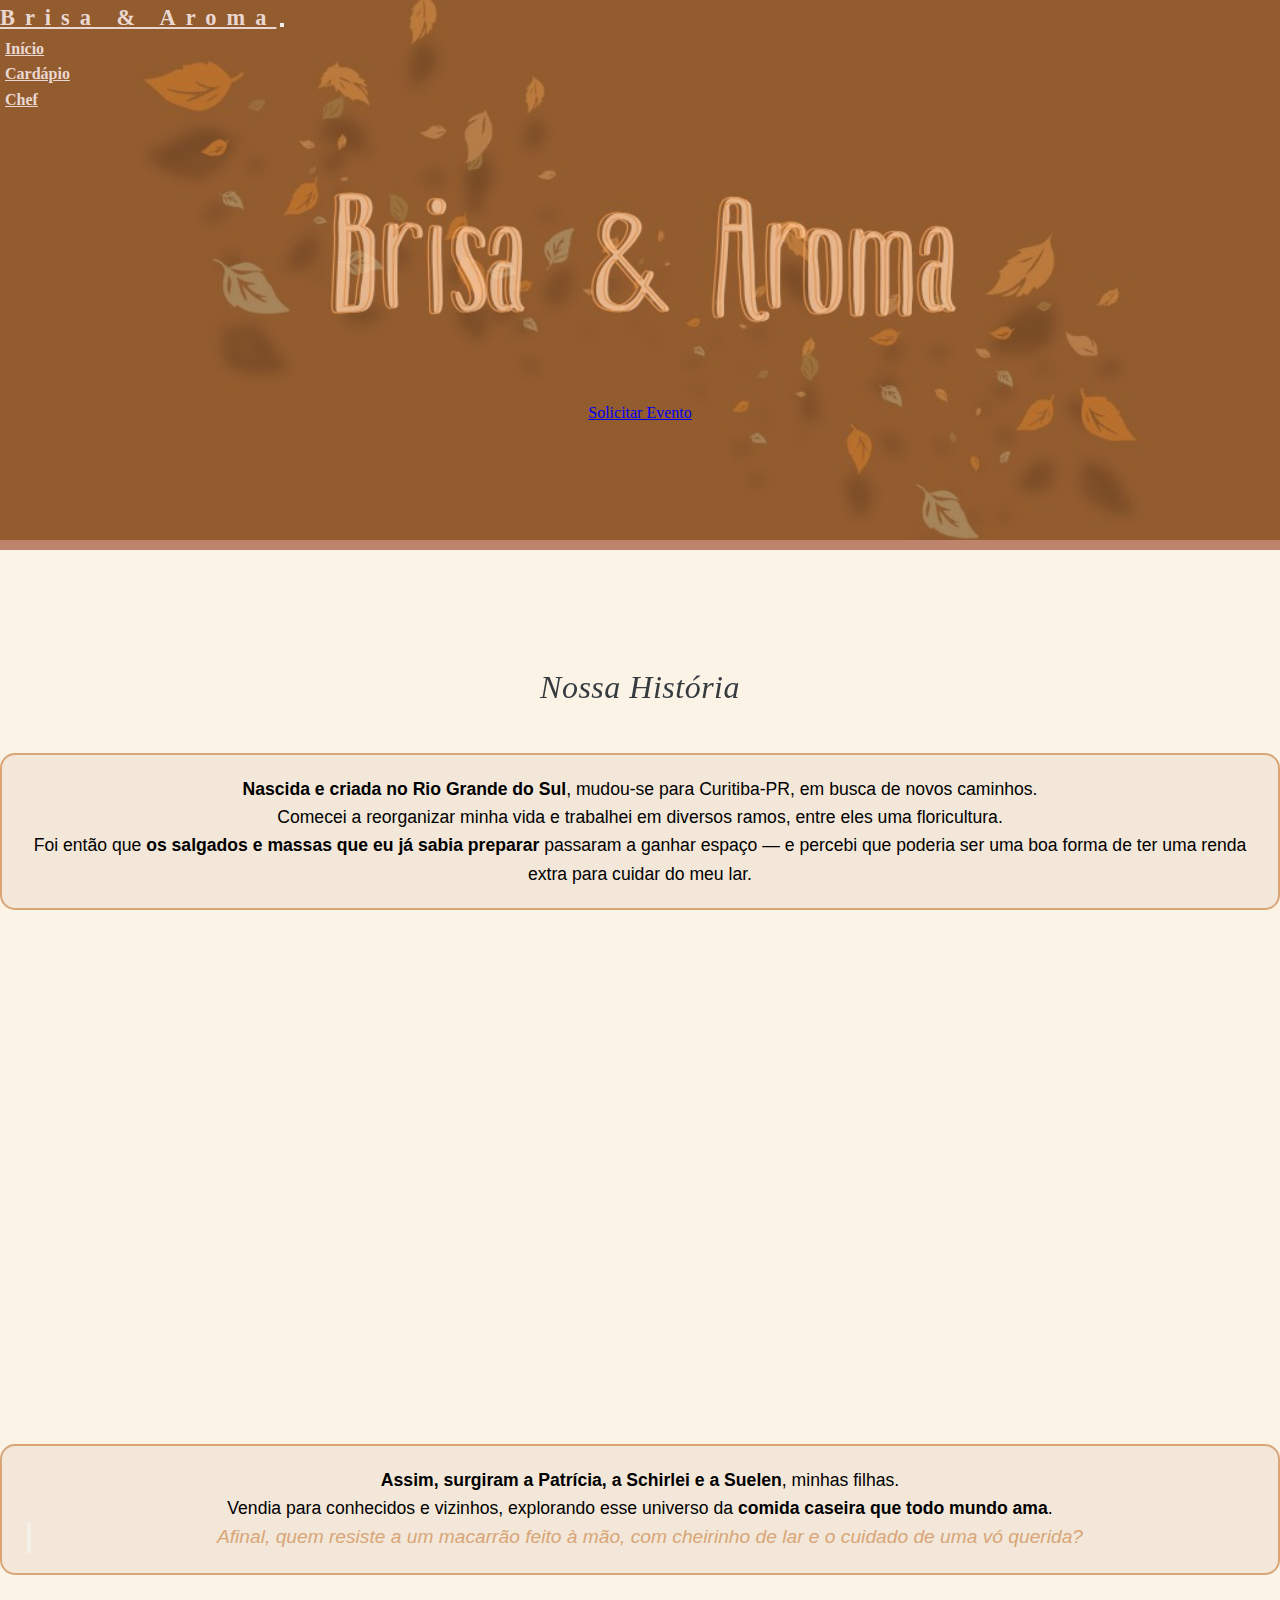
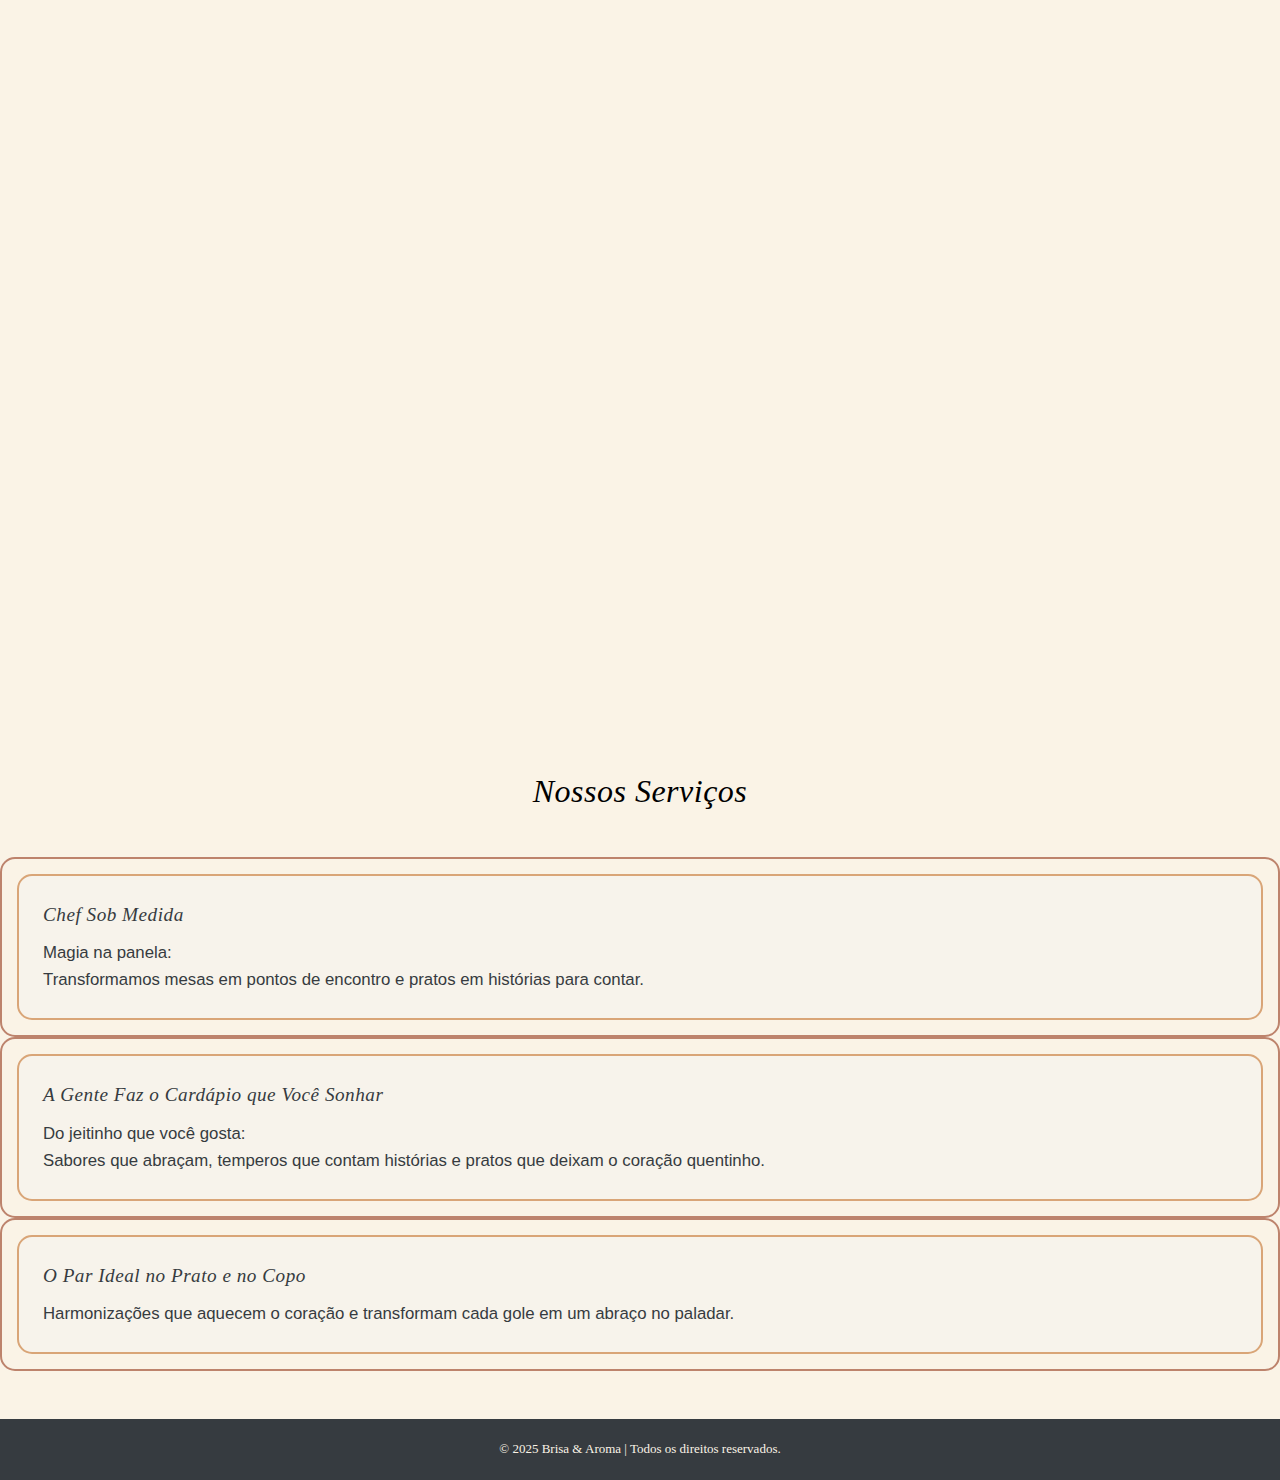
<file: index.html>
<!DOCTYPE html>
<html lang="pt-BR">
<head>
    <meta charset="UTF-8">
    <title>Página Inicial - Brisa & Aroma</title>
    <meta name="viewport" content="width=device-width, initial-scale=1">

    <!-- Bootstrap Bootswatch Theme -->
    <link href="https://bootswatch.com/5/sketchy/bootstrap.min.css" rel="stylesheet">

    <!-- CSS do AOS -->
    <link href="https://unpkg.com/aos@2.3.4/dist/aos.css" rel="stylesheet">

    <!-- CSS personalizado -->
    <link rel="stylesheet" href="css/style.css">

    <!-- Ícones Bootstrap -->
    <link href="https://cdn.jsdelivr.net/npm/bootstrap-icons@1.10.5/font/bootstrap-icons.css" rel="stylesheet">

    <style>
        :root {
            --cor-verde-extra: #FDFBF7; /* bege bem clarinho para fundo do site */
        }

        body {
            background-color: var(--cor-verde-extra);
        }
    </style>
</head>
<body>

<!-- Barra de navegação -->
<nav class="navbar navbar-expand-lg custom-navbar">
    <div class="container">
        <a class="navbar-brand" href="index.html">Brisa & Aroma</a>
        <button class="navbar-toggler" type="button" data-bs-toggle="collapse" data-bs-target="#navbarNav">
            <span class="navbar-toggler-icon"></span>
        </button>
        <div class="collapse navbar-collapse" id="navbarNav">
            <ul class="navbar-nav ms-auto">
                <li class="nav-item"><a class="nav-link active" href="index.html">Início</a></li>
                <li class="nav-item"><a class="nav-link" href="cardapio.html">Cardápio</a></li>
                <li class="nav-item"><a class="nav-link" href="chef.html">Chef</a></li>
            </ul>
        </div>
    </div>
</nav>

<!-- Hero -->
<header class="d-flex flex-column align-items-center text-center"
        style="background: url('img/marca.jpg') no-repeat center center;
               background-size: cover;
               height: 550px;
               color: #fff;
               padding-top: 400px;">
    <a href="#orcamento" class="btn btn-warning btn-lg mt-3">Solicitar Evento</a>
</header>

<!-- Nossa História -->
<section class="py-5">
    <div class="container">
        <h2 class="text-center mb-5 titulo-historia" data-aos="fade-up">Nossa História</h2>

        <!-- História 1 -->
        <div class="row align-items-center mb-5">
            <div class="col-md-6">
                <div class="text-box">
                    <p><strong>Nascida e criada no Rio Grande do Sul</strong>, mudou-se para Curitiba-PR, em busca de
                        novos caminhos.</p>
                    <p>Comecei a reorganizar minha vida e trabalhei em diversos ramos, entre eles uma floricultura.</p>
                    <p>Foi então que <strong>os salgados e massas que eu já sabia preparar</strong> passaram a ganhar
                        espaço — e percebi que poderia ser uma boa forma de ter uma renda extra para cuidar do meu lar.
                    </p>
                </div>
            </div>
            <div class="col-md-6 text-center" data-aos="fade-up">
                <img src="img/origem.jpg" alt="Origem" class="img-fluid rounded shadow"
                     style="width: 530px; height: auto; border-radius: 10px;">
            </div>
        </div>

        <!-- História 2 -->
        <div class="row align-items-center mb-5 flex-md-row-reverse">
            <div class="col-md-6">
                <div class="text-box">
                    <p><strong>Assim, surgiram a Patrícia, a Schirlei e a Suelen</strong>, minhas filhas.</p>
                    <p>Vendia para conhecidos e vizinhos, explorando esse universo da <strong>comida caseira que todo
                        mundo ama</strong>.</p>
                    <blockquote>
                        <p class="mb-0">Afinal, quem resiste a um macarrão feito à mão, com cheirinho de lar e o cuidado
                            de uma vó querida?</p>
                    </blockquote>
                </div>
            </div>
            <div class="col-md-6 text-center" data-aos="fade-up">
                <img src="img/menu-personalizado.jpg" alt="Massas caseiras" class="img-fluid rounded shadow"
                     style="width: 530px; height: auto; border-radius: 10px;">
            </div>
        </div>
    </div>
</section>

<!-- Nossos Serviços -->
<section class="py-5">
    <div class="container">
        <h2 class="text-center mb-4">Nossos Serviços</h2>
        <div class="row">
            <div class="col-md-4 text-center">
                <div class="card text-dark mb-4">
                    <div class="card-body">
                        <a href="chef.html"><h4>Chef Sob Medida</h4></a>
                        <p>Magia na panela: <br>Transformamos mesas em pontos de encontro e pratos em histórias para
                            contar.</p>
                    </div>
                </div>
            </div>

            <div class="col-md-4 text-center">
                <div class="card text-dark mb-4">
                    <div class="card-body">
                        <a href="cardapio.html"><h4>A Gente Faz o Cardápio que Você Sonhar</h4></a>
                        <p>Do jeitinho que você gosta: <br> Sabores que abraçam, temperos que contam histórias e pratos
                            que deixam o coração quentinho.</p>
                    </div>
                </div>
            </div>

            <div class="col-md-4 text-center">
                <div class="card text-dark mb-4">
                    <div class="card-body">
                        <a href="harmonizacao.html"><h4>O Par Ideal no Prato e no Copo</h4></a>
                        <p>Harmonizações que aquecem o coração e transformam cada gole em um abraço no paladar.</p>
                    </div>
                </div>
            </div>
        </div>
    </div>
</section>

<!-- Rodapé -->
<footer class="bg-dark text-light text-center py-4 mt-5">
    © 2025 Brisa & Aroma | Todos os direitos reservados.
</footer>

<!-- Scripts -->
<script src="https://cdn.jsdelivr.net/npm/bootstrap@5.3.3/dist/js/bootstrap.bundle.min.js"></script>
<script src="https://unpkg.com/aos@2.3.4/dist/aos.js"></script>
<script>
    AOS.init({
        duration: 400,
        easing: 'ease-out',
        once: true,
        offset: 80,
        delay: 0
    });
</script>

</body>
</html>
</file>
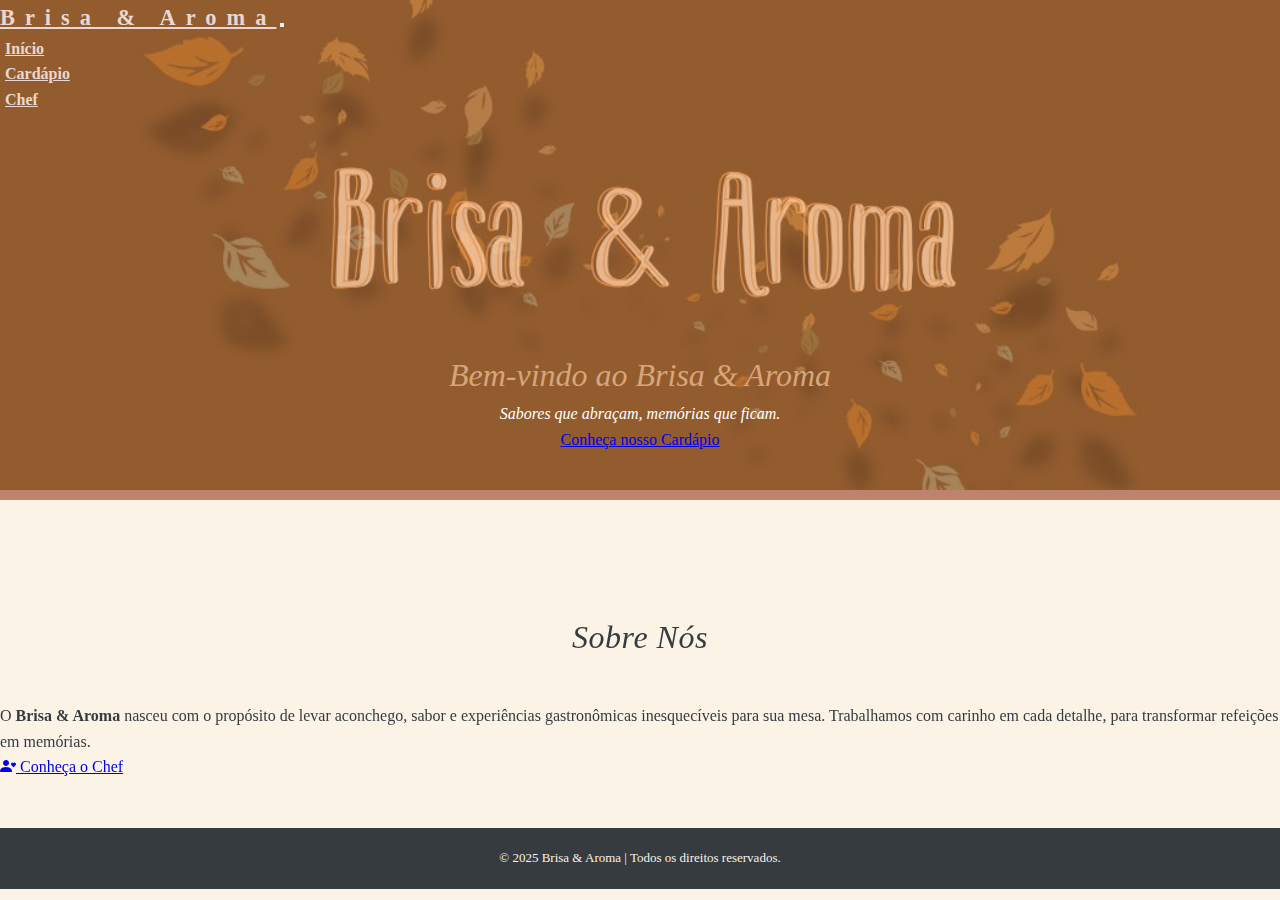
<file: base.html>
<!DOCTYPE html>
<html lang="pt-BR">
<head>
    <meta charset="UTF-8">
    <title>Brisa & Aroma</title>
    <meta name="viewport" content="width=device-width, initial-scale=1">

    <!-- Bootstrap Bootswatch Theme -->
    <link id="themeLink" href="https://bootswatch.com/5/sketchy/bootstrap.min.css" rel="stylesheet">

    <!-- CSS do AOS -->
    <link href="https://unpkg.com/aos@2.3.4/dist/aos.css" rel="stylesheet">

    <!-- CSS personalizado -->
    <link rel="stylesheet" href="css/style.css">

    <!-- Ícones Bootstrap -->
    <link href="https://cdn.jsdelivr.net/npm/bootstrap-icons@1.10.5/font/bootstrap-icons.css" rel="stylesheet">
</head>
<body>

<!-- Barra de navegação -->
<nav class="navbar navbar-expand-lg custom-navbar">
    <div class="container">
        <a class="navbar-brand" href="index.html">Brisa & Aroma</a>
        <button class="navbar-toggler" type="button" data-bs-toggle="collapse" data-bs-target="#navbarNav">
            <span class="navbar-toggler-icon"></span>
        </button>
        <div class="collapse navbar-collapse" id="navbarNav">
            <ul class="navbar-nav ms-auto">
                <li class="nav-item"><a class="nav-link active" href="index.html">Início</a></li>
                <li class="nav-item"><a class="nav-link" href="cardapio.html">Cardápio</a></li>
                <li class="nav-item"><a class="nav-link" href="chef.html">Chef</a></li>
            </ul>
        </div>
    </div>
</nav>

<!-- Hero Section -->
<header class="d-flex flex-column align-items-center text-center"
        style="background: url('img/marca.jpg') no-repeat center center;
               background-size: cover;
               height: 500px;
               color: #fff;
               padding-top: 350px;">
    <h1 class="display-4 fw-bold">Bem-vindo ao Brisa & Aroma</h1>
    <p class="lead">Sabores que abraçam, memórias que ficam.</p>
    <a href="cardapio.html" class="btn btn-warning btn-lg mt-3">Conheça nosso Cardápio</a>
</header>

<!-- Conteúdo da página -->
<main class="py-5 container">
    <section data-aos="fade-up" class="text-center">
        <h2 class="mb-4 titulo-historia">Sobre Nós</h2>
        <p class="mb-4">
            O <strong>Brisa & Aroma</strong> nasceu com o propósito de levar aconchego, sabor e experiências
            gastronômicas
            inesquecíveis para sua mesa. Trabalhamos com carinho em cada detalhe, para transformar refeições em
            memórias.
        </p>
        <a href="chef.html" class="btn btn-success btn-lg">
            <i class="bi bi-person-heart me-2"></i> Conheça o Chef
        </a>
    </section>
</main>

<!-- Rodapé -->
<footer class="bg-dark text-light text-center py-4 mt-5">
    © 2025 Brisa & Aroma | Todos os direitos reservados.
</footer>

<!-- Bootstrap JS -->
<script src="https://cdn.jsdelivr.net/npm/bootstrap@5.3.3/dist/js/bootstrap.bundle.min.js"></script>

<!-- JS do AOS -->
<script src="https://unpkg.com/aos@2.3.4/dist/aos.js"></script>
<script>
    AOS.init({
        duration: 400,
        easing: 'ease-out',
        once: true,
        offset: 80,
        delay: 0
    });
</script>
</body>
</html>
</file>
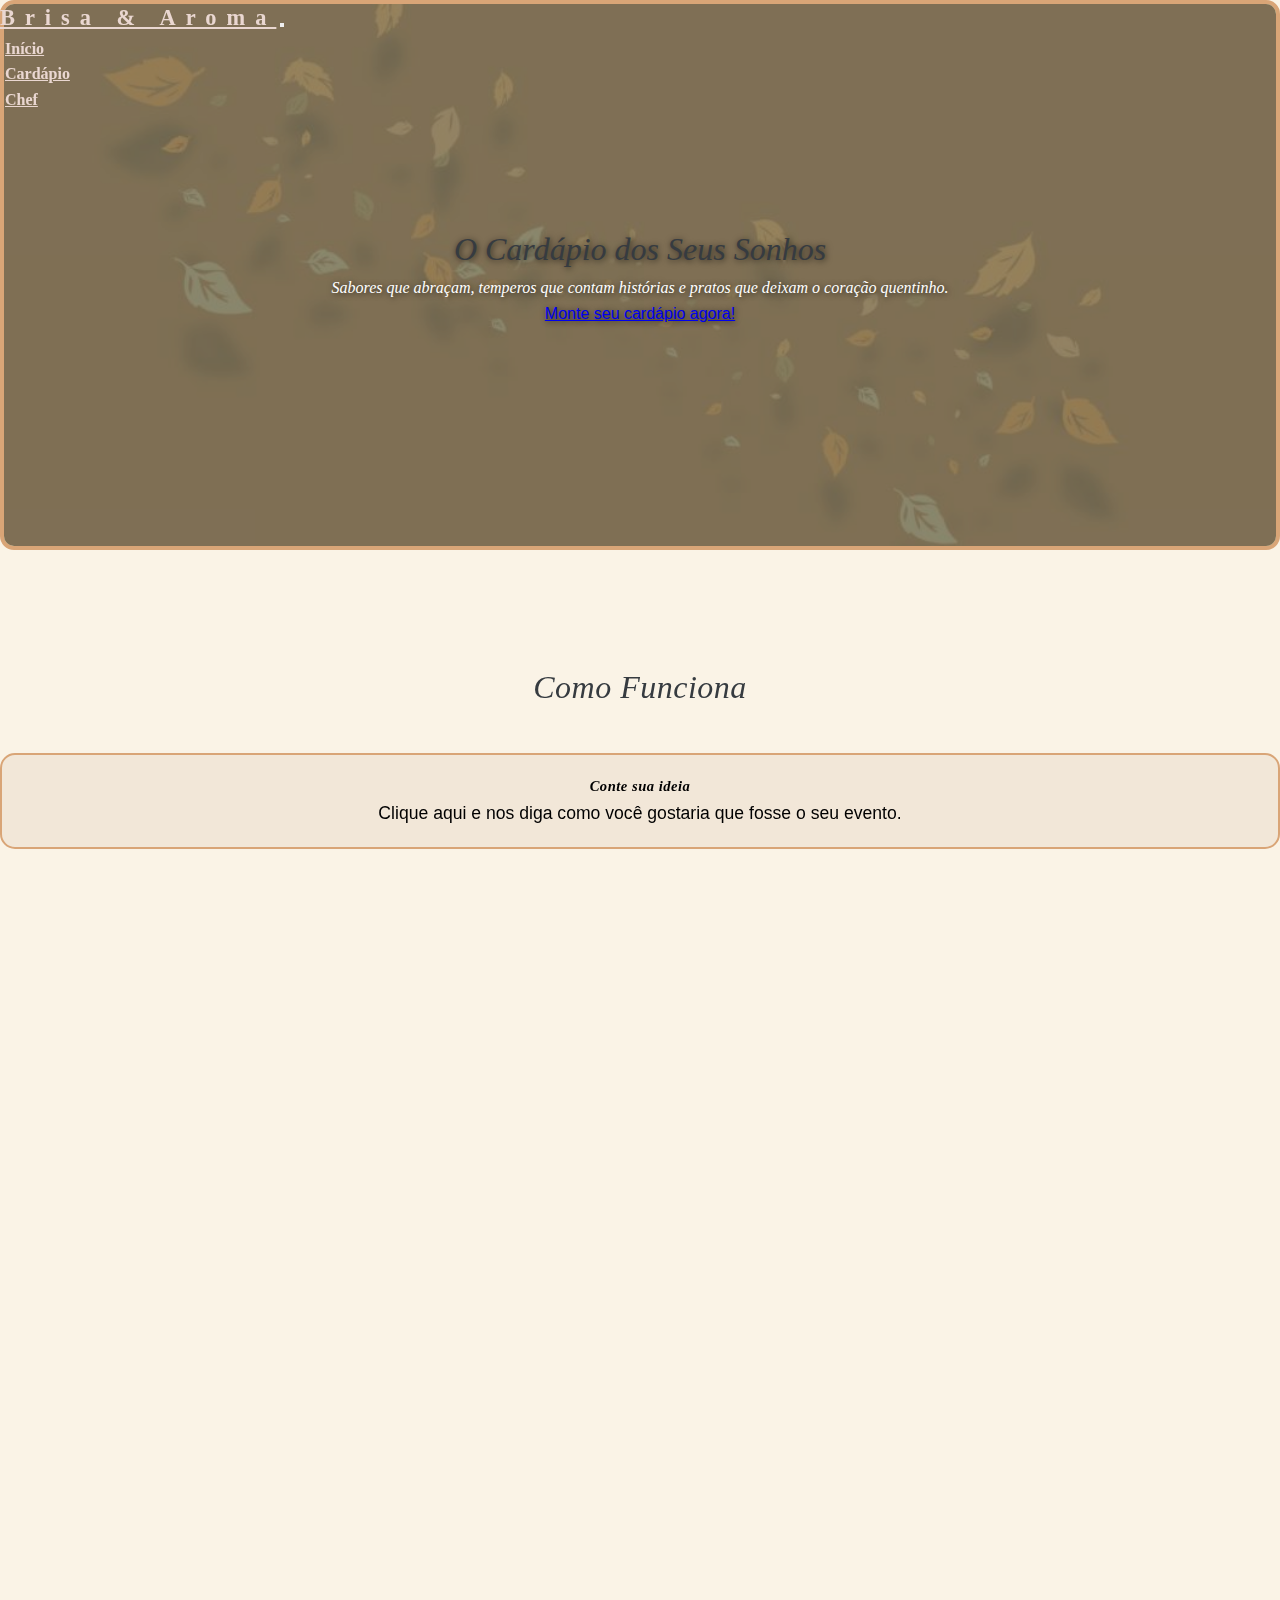
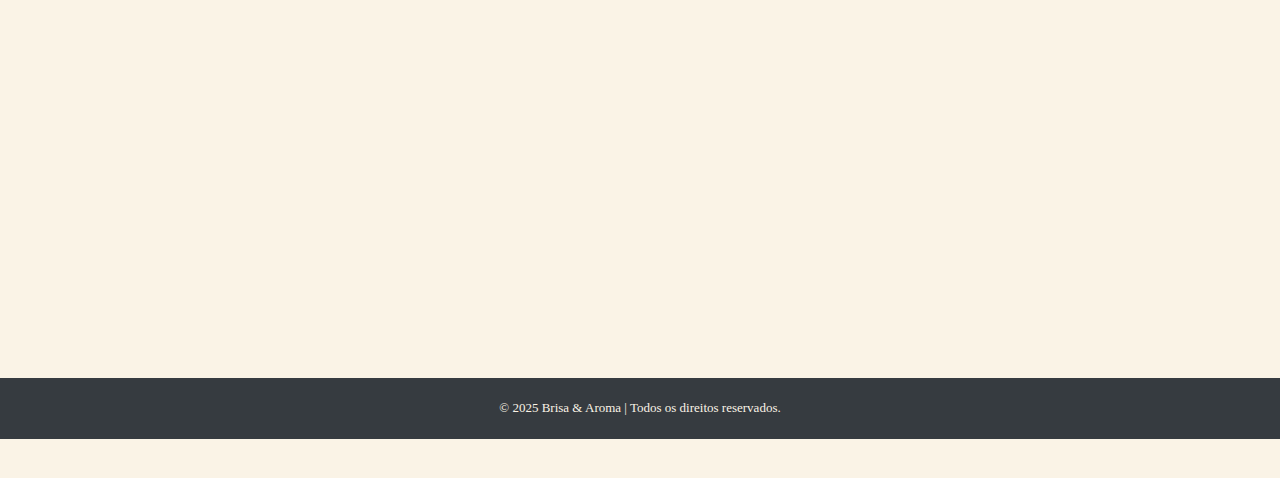
<file: cardapio.html>
<!DOCTYPE html>
<html lang="pt-BR">
<head>
    <meta charset="UTF-8">
    <title>Cardápio dos Sonhos - Brisa & Aroma</title>
    <meta name="viewport" content="width=device-width, initial-scale=1">

    <!-- Bootstrap Bootswatch Theme -->
    <link href="https://bootswatch.com/5/sketchy/bootstrap.min.css" rel="stylesheet">

    <!-- CSS do AOS -->
    <link href="https://unpkg.com/aos@2.3.4/dist/aos.css" rel="stylesheet">

    <!-- CSS personalizado -->
    <link rel="stylesheet" href="css/style.css">

    <!-- Ícones do Bootstrap -->
    <link href="https://cdn.jsdelivr.net/npm/bootstrap-icons@1.10.5/font/bootstrap-icons.css" rel="stylesheet">

    <style>
        :root {
            --cor-verde-extra: #D9E6C4; /* Verde clarinho */
        }

        body {
            background-color: var(--cor-verde-extra);
        }

        .reveal {
            max-height: 0;
            opacity: 0;
            overflow: hidden;
            transform: translateY(-8px);
            transition: max-height 0.35s ease, opacity 0.35s ease, transform 0.35s ease;
            pointer-events: none;
        }

        .reveal.open {
            max-height: 1000px;
            opacity: 1;
            transform: translateY(0);
            pointer-events: auto;
        }

        .card-clickable {
            cursor: pointer;
        }

        .card-clickable:hover {
            transform: translateY(-4px);
            transition: transform .2s ease;
        }
    </style>
</head>
<body>

<!-- Navbar -->
<nav class="navbar navbar-expand-lg custom-navbar">
    <div class="container">
        <a class="navbar-brand" href="index.html">Brisa & Aroma</a>
        <button class="navbar-toggler" type="button" data-bs-toggle="collapse" data-bs-target="#navbarNav">
            <span class="navbar-toggler-icon"></span>
        </button>
        <div class="collapse navbar-collapse" id="navbarNav">
            <ul class="navbar-nav ms-auto">
                <li class="nav-item"><a class="nav-link" href="index.html">Início</a></li>
                <li class="nav-item"><a class="nav-link active" href="cardapio.html">Cardápio</a></li>
                <li class="nav-item"><a class="nav-link" href="chef.html">Chef</a></li>
            </ul>
        </div>
    </div>
</nav>

<!-- Hero Section -->
<section class="hero-cardapio text-center" data-aos="zoom-in" style="background-color: var(--cor-verde-extra);">
    <img src="img/cardapio.jpg" alt="Cardápio" class="hero-img">
    <div class="hero-content">
        <h1 class="display-5 fw-bold">O Cardápio dos Seus Sonhos</h1>
        <p class="lead mb-4">
            Sabores que abraçam, temperos que contam histórias e pratos que deixam o coração quentinho.
        </p>
        <a href="#orcamento" class="btn btn-warning btn-lg px-4 py-2">
            Monte seu cardápio agora!
        </a>
    </div>
</section>

<!-- Como Funciona -->
<section class="container my-5">
    <h2 class="text-center mb-5 titulo-historia" data-aos="fade-up">Como Funciona</h2>
    <div class="row text-center d-flex align-items-stretch">

        <!-- Card 1 -->
        <div class="col-md-3 mb-4" data-aos="fade-up" data-aos-delay="100">
            <div class="p-4 rounded shadow h-100 text-center card-clickable d-flex flex-column text-box"
                 onclick="toggleCard(event, 'ideaForm')">
                <div class="d-flex flex-column align-items-center justify-content-center flex-grow-1">
                    <h5 class="fw-bold">Conte sua ideia</h5>
                    <p>Clique aqui e nos diga como você gostaria que fosse o seu evento.</p>
                </div>
                <div id="ideaForm" class="reveal mt-3">
                    <label for="evento" class="form-label">Como você gostaria que fosse o seu evento?</label>
                    <textarea id="evento" class="form-control mb-3" rows="3"
                              placeholder="Ex: jantar romântico, festa de aniversário, churrasco..."></textarea>
                    <button class="btn btn-success w-100" onclick="sendToWhatsApp(event)">Enviar ideia</button>
                </div>
            </div>
        </div>

        <!-- Card 2 -->
        <div class="col-md-3 mb-4" data-aos="fade-up" data-aos-delay="200">
            <div class="p-4 rounded shadow h-100 text-center card-clickable d-flex flex-column text-box"
                 onclick="toggleCard(event, 'chefSuggestions')">
                <div class="d-flex flex-column align-items-center justify-content-center flex-grow-1">
                    <h5 class="fw-bold">Sugestões do Chef</h5>
                    <p><strong>O chef propõe combinações criativas</strong> para encantar seus convidados.</p>
                </div>
                <div id="chefSuggestions" class="reveal mt-3">
                    <h6>Algumas sugestões que fazem sucesso:</h6>
                    <ul class="text-start">
                        <li>Risoto de limão siciliano e cogumelo Shimeji branco</li>
                        <li>Frango marinado no maracujá</li>
                        <li>Massas frescas artesanais (talharim caseiro, nhoque, etc.)</li>
                        <li>Sobremesas criativas com frutas tropicais</li>
                    </ul>
                </div>
            </div>
        </div>

        <!-- Card 3 -->
        <div class="col-md-3 mb-4" data-aos="fade-up" data-aos-delay="300">
            <div class="p-4 rounded shadow h-100 text-center card-clickable d-flex flex-column text-box"
                 onclick="toggleCard(event, 'menuDetails')">
                <div class="d-flex flex-column align-items-center justify-content-center flex-grow-1">
                    <h5 class="fw-bold">Definição do Menu</h5>
                    <p>Clique para ver como alinhamos o cardápio perfeito.</p>
                </div>
                <div id="menuDetails" class="reveal mt-3">
                    <h6>Etapas para definir o menu:</h6>
                    <ul class="text-start">
                        <li>Conversamos sobre preferências e restrições</li>
                        <li>Apresentamos opções de entradas, pratos e sobremesas</li>
                        <li>Ajustamos quantidades e estilo de serviço</li>
                    </ul>
                </div>
            </div>
        </div>

        <!-- Card 4 -->
        <div class="col-md-3 mb-4" data-aos="fade-up" data-aos-delay="400">
            <div class="p-4 rounded shadow h-100 text-center card-clickable d-flex flex-column text-box"
                 onclick="toggleCard(event, 'tasteDetails')">
                <div class="d-flex flex-column align-items-center justify-content-center flex-grow-1">
                    <h5 class="fw-bold">Deguste sua criação</h5>
                    <p>Clique e descubra como será a experiência final.</p>
                </div>
                <div id="tasteDetails" class="reveal mt-3">
                    <h6>O que você recebe:</h6>
                    <ul class="text-start">
                        <li>Pratos exclusivos preparados na hora</li>
                        <li>Serviço completo para você não se preocupar</li>
                        <li>Uma experiência gastronômica inesquecível</li>
                        <li>Alguns eventos contam com degustação especial</li>
                    </ul>
                </div>
            </div>
        </div>
    </div>
</section>

<!-- Diferenciais -->
<section class="py-5">
    <div class="container">
        <h2 class="text-center mb-5 titulo-historia" data-aos="fade-up">Diferenciais</h2>
        <div class="row text-center d-flex align-items-stretch">
            <div class="col-md-3 mb-4" data-aos="zoom-in" data-aos-delay="100">
                <div class="p-4 rounded shadow h-100 d-flex flex-column justify-content-center align-items-center text-box">
                    <h5 class="fw-bold">Cardápio Exclusivo</h5>
                    <p>Feito sob medida para seu evento, respeitando cada detalhe.</p>
                </div>
            </div>
            <div class="col-md-3 mb-4" data-aos="zoom-in" data-aos-delay="200">
                <div class="p-4 rounded shadow h-100 d-flex flex-column justify-content-center align-items-center text-box">
                    <h5 class="fw-bold">Sabores Inesquecíveis</h5>
                    <p>Receitas que encantam o paladar e marcam a memória.</p>
                </div>
            </div>
            <div class="col-md-3 mb-4" data-aos="zoom-in" data-aos-delay="300">
                <div class="p-4 rounded shadow h-100 d-flex flex-column justify-content-center align-items-center text-box">
                    <h5 class="fw-bold">Criatividade Gastronômica</h5>
                    <p>Combinações inovadoras para surpreender seus convidados.</p>
                </div>
            </div>
            <div class="col-md-3 mb-4" data-aos="zoom-in" data-aos-delay="400">
                <div class="p-4 rounded shadow h-100 d-flex flex-column justify-content-center align-items-center text-box">
                    <h5 class="fw-bold">Respeito às Preferências</h5>
                    <p>Adaptamos o menu às suas restrições e preferências alimentares.</p>
                </div>
            </div>
        </div>
    </div>
</section>

<!-- Orçamento / WhatsApp -->
<section class="text-center py-5" id="orcamento" data-aos="fade-up">
    <a href="https://api.whatsapp.com/send?phone=554196473945&text=Ol%C3%A1!%20Quero%20um%20card%C3%A1pio%20personalizado."
       target="_blank"
       class="btn btn-success btn-lg px-4 py-2">
        <i class="bi bi-whatsapp me-2"></i> Peça seu cardápio personalizado
    </a>
</section>

<!-- Rodapé -->
<footer class="bg-dark text-light text-center py-4 mt-5">
    © 2025 Brisa & Aroma | Todos os direitos reservados.
</footer>

<!-- Scripts -->
<script src="https://cdn.jsdelivr.net/npm/bootstrap@5.3.3/dist/js/bootstrap.bundle.min.js"></script>
<script src="https://unpkg.com/aos@2.3.4/dist/aos.js"></script>
<script>
    AOS.init({duration: 400, easing: 'ease-out', once: true, offset: 80, delay: 0});

    function toggleCard(event, id) {
        const targetReveal = document.getElementById(id);
        if (!targetReveal) return;

        document.querySelectorAll('.reveal').forEach(el => {
            if (el === targetReveal) {
                el.classList.toggle('open');
            } else {
                el.classList.remove('open');
            }
        });
    }

    function sendToWhatsApp(event) {
        event.stopPropagation();
        const numero = "554196473945";
        const texto = document.getElementById("evento").value;
        if (!texto) {
            alert("Por favor, escreva sua ideia antes de enviar.");
            return;
        }
        const url = `https://api.whatsapp.com/send?phone=${numero}&text=${encodeURIComponent("Minha ideia para o evento: " + texto)}`;
        window.open(url, "_blank");
    }

    document.addEventListener('click', function (e) {
        if (!e.target.closest('.card-clickable')) {
            document.querySelectorAll('.reveal').forEach(r => r.classList.remove('open'));
        }
    });
</script>
</body>
</html>
</file>
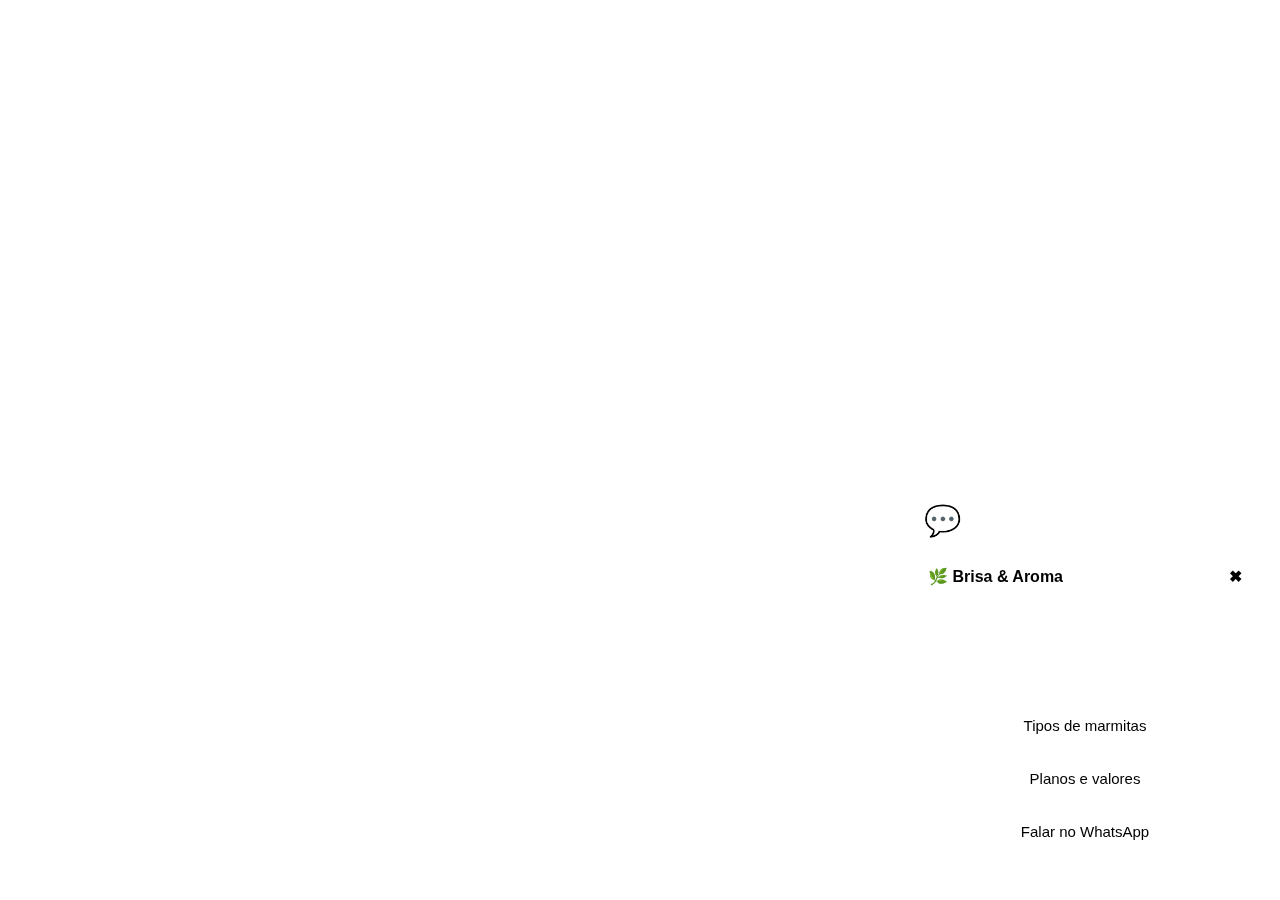
<file: chat.html>
<!DOCTYPE html>
<html lang="pt-br">
<head>
    <meta charset="UTF-8">
    <meta name="viewport" content="width=device-width, initial-scale=1.0">
    <title>Chat Brisa & Aroma Responsivo</title>
    <style>
        <!-- chat.html -->
        <style>
         :root {
             --cor-escura: #363B40;
             --cor-marrom: #BD836C;
             --cor-verde: #76A694;
             --cor-verde-escuro: #6FA66F;
             --cor-bege: #F5E6D3;
             --cor-branco: #FFFFFF;
             --sombra-suave: rgba(0,0,0,0.15);
         }

        #chat-container {
            position: fixed;
            bottom: 20px;
            right: 20px;
            z-index: 9999;
            font-family: 'Poppins', sans-serif;
        }

        #chat-button {
            background-color: var(--cor-verde);
            color: var(--cor-branco);
            width: 65px;
            height: 65px;
            border-radius: 50%;
            display: flex;
            align-items: center;
            justify-content: center;
            cursor: pointer;
            font-size: 30px;
            box-shadow: 0 5px 15px var(--sombra-suave);
            transition: transform 0.2s, background-color 0.2s;
        }

        #chat-button:hover {
            transform: scale(1.1);
            background-color: var(--cor-verde-escuro);
        }

        #chat-box {
            display: none;
            width: 350px;
            max-width: 90vw;
            background-color: var(--cor-bege);
            border: 2px solid var(--cor-verde-escuro);
            border-radius: 20px;
            overflow: hidden;
            box-shadow: 0 10px 25px var(--sombra-suave);
            margin-bottom: 10px;
            display: flex;
            flex-direction: column;
            animation: fadeIn 0.3s ease;
        }

        #chat-header {
            background-color: var(--cor-verde-escuro);
            color: var(--cor-branco);
            padding: 14px 18px;
            font-weight: bold;
            display: flex;
            justify-content: space-between;
            align-items: center;
            font-size: 16px;
            border-bottom: 1px solid var(--cor-verde);
            border-top-left-radius: 20px;
            border-top-right-radius: 20px;
            box-shadow: 0 2px 6px var(--sombra-suave);
        }

        #chat-close {
            cursor: pointer;
            font-size: 16px;
        }

        #chat-messages {
            padding: 14px;
            font-size: 15px;
            color: var(--cor-escura);
            flex-grow: 1;
            overflow-y: auto;
            display: flex;
            flex-direction: column;
            gap: 12px;
            scroll-behavior: smooth;
        }

        .message {
            max-width: 75%;
            padding: 12px 18px;
            border-radius: 22px;
            position: relative;
            word-wrap: break-word;
            opacity: 0;
            transform: translateY(12px);
            animation: messageIn 0.35s forwards;
            box-shadow: 0 3px 8px var(--sombra-suave);
        }

        .message.bot {
            background-color: var(--cor-verde);
            color: var(--cor-branco);
            align-self: flex-start;
            border-bottom-left-radius: 6px;
        }

        .message.user {
            background-color: var(--cor-branco);
            border: 1px solid var(--cor-verde-escuro);
            color: var(--cor-escura);
            align-self: flex-end;
            border-bottom-right-radius: 6px;
        }

        #chat-options {
            display: flex;
            flex-direction: column;
            padding: 12px;
            border-top: 1px solid var(--cor-verde-escuro);
            background-color: var(--cor-bege);
        }

        .chat-option {
            margin: 6px 0;
            padding: 12px;
            border: none;
            border-radius: 14px;
            background-color: var(--cor-verde);
            color: var(--cor-branco);
            cursor: pointer;
            transition: background-color 0.2s, transform 0.1s, box-shadow 0.2s;
            box-shadow: 0 3px 6px var(--sombra-suave);
            font-size: 15px;
        }

        .chat-option:hover {
            background-color: var(--cor-verde-escuro);
            transform: scale(1.02);
            box-shadow: 0 5px 10px var(--sombra-suave);
        }

        @keyframes fadeIn {
            from { opacity: 0; transform: translateY(20px); }
            to { opacity: 1; transform: translateY(0); }
        }

        @keyframes messageIn {
            from { opacity: 0; transform: translateY(12px); }
            to { opacity: 1; transform: translateY(0); }
        }

        .typing {
            border-right: 2px solid var(--cor-branco);
            padding-right: 4px;
            animation: blink 0.8s infinite;
        }

        @keyframes blink {
            0%,50%,100% { border-color: var(--cor-branco); }
            25%,75% { border-color: transparent; }
        }

        @media (max-width: 480px) {
            #chat-box { width: 90vw; }
            #chat-messages { padding: 10px; font-size: 14px; gap: 10px; }
            .chat-option { font-size: 14px; padding: 10px; }
            .message { padding: 10px 14px; border-radius: 18px; }
        }
    </style>

    <div id="chat-container">
        <div id="chat-button">💬</div>
        <div id="chat-box">
            <div id="chat-header">
                🌿 Brisa & Aroma
                <span id="chat-close">✖</span>
            </div>
            <div id="chat-messages">
                <div class="message bot">Olá! Quer conhecer nossos planos ou tipos de marmitas? 🍱</div>
            </div>
            <div id="chat-options">
                <button class="chat-option" data-msg="Tipos de marmitas">Tipos de marmitas</button>
                <button class="chat-option" data-msg="Planos e valores">Planos e valores</button>
                <button class="chat-option" data-msg="WhatsApp">Falar no WhatsApp</button>
            </div>
        </div>
    </div>

    <script>
        const chatButton = document.getElementById('chat-button');
        const chatBox = document.getElementById('chat-box');
        const chatClose = document.getElementById('chat-close');
        const chatOptions = document.querySelectorAll('.chat-option');
        const chatMessages = document.getElementById('chat-messages');

        chatButton.addEventListener('click', () => {
            chatBox.style.display = chatBox.style.display === 'flex' ? 'none' : 'flex';
        });

        chatClose.addEventListener('click', () => {
            chatBox.style.display = 'none';
        });

        function showBotMessage(text) {
            const msgDiv = document.createElement('div');
            msgDiv.classList.add('message', 'bot', 'typing');
            chatMessages.appendChild(msgDiv);
            chatMessages.scrollTop = chatMessages.scrollHeight;

            let i = 0;
            const interval = setInterval(() => {
                msgDiv.textContent += text[i];
                i++;
                chatMessages.scrollTop = chatMessages.scrollHeight;
                if(i >= text.length) {
                    clearInterval(interval);
                    msgDiv.classList.remove('typing');
                }
            }, 25);
        }

        function showUserMessage(text) {
            const msgDiv = document.createElement('div');
            msgDiv.classList.add('message', 'user');
            msgDiv.textContent = text;
            chatMessages.appendChild(msgDiv);
            chatMessages.scrollTop = chatMessages.scrollHeight;
        }

        function resposta(opcao) {
            if(opcao === 'Tipos de marmitas') {
                return 'Temos marmitas Fitness, Tradicional e Vegana 🌱. Quer saber mais detalhes?';
            } else if(opcao === 'Planos e valores') {
                return 'Nossos planos são semanais e mensais. Os valores variam de acordo com a quantidade de marmitas 🍱.';
            } else {
                return 'Clique no botão do WhatsApp para falar diretamente conosco!';
            }
        }

        chatOptions.forEach(button => {
            button.addEventListener('click', () => {
                const userText = button.dataset.msg;
                showUserMessage(userText);

                if(userText === 'WhatsApp') {
                    window.open('https://wa.me/55SEUNUMERO', '_blank');
                } else {
                    setTimeout(() => showBotMessage(resposta(userText)), 400);
                }
            });
        });
    </script>
</file>
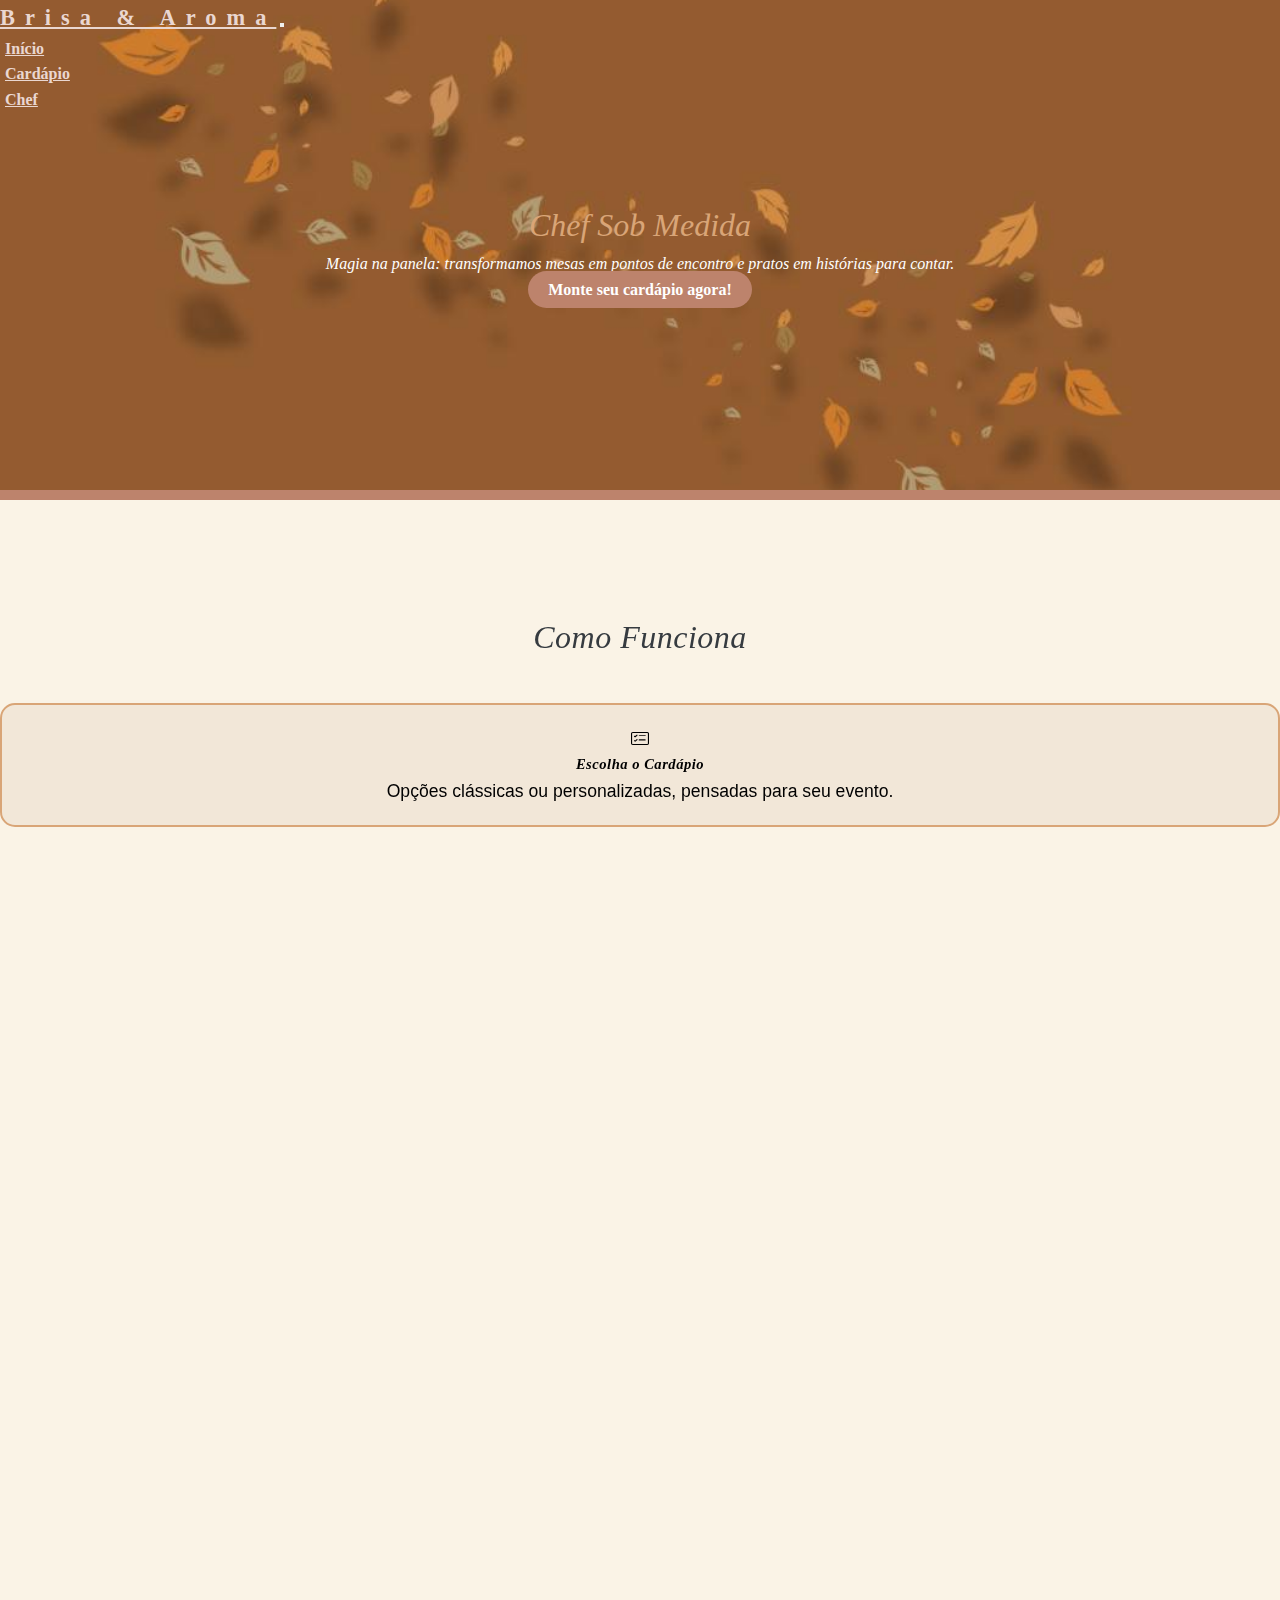
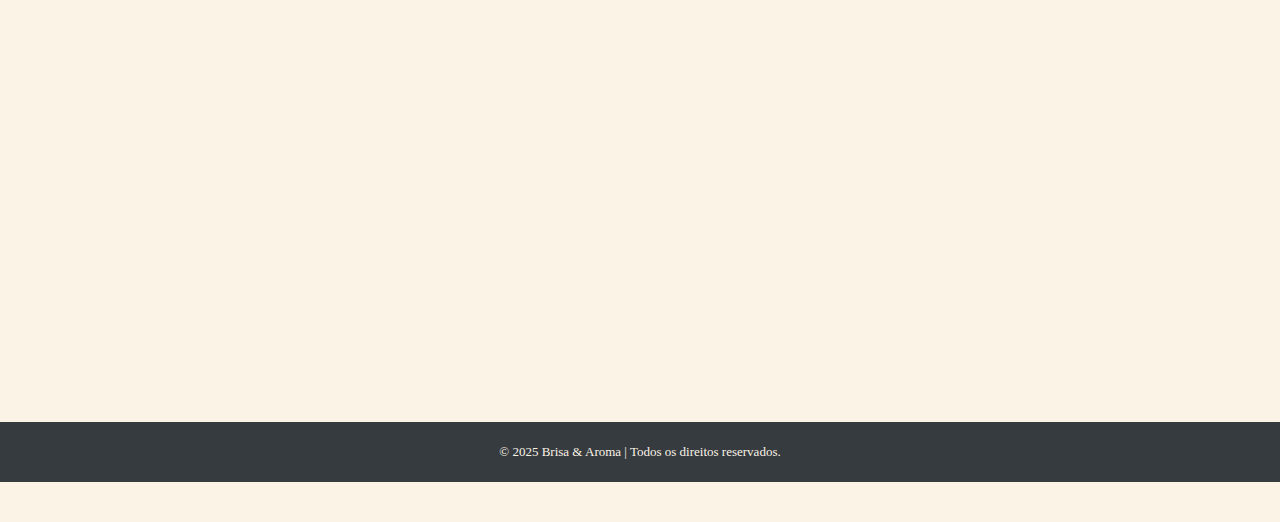
<file: chef.html>
<!DOCTYPE html>
<html lang="pt-BR">
<head>
    <meta charset="UTF-8">
    <title>Chef Sob Medida - Brisa & Aroma</title>
    <meta name="viewport" content="width=device-width, initial-scale=1">

    <!-- Bootstrap Bootswatch Theme -->
    <link href="https://bootswatch.com/5/sketchy/bootstrap.min.css" rel="stylesheet">

    <!-- CSS do AOS -->
    <link href="https://unpkg.com/aos@2.3.4/dist/aos.css" rel="stylesheet">

    <!-- Ícones do Bootstrap -->
    <link href="https://cdn.jsdelivr.net/npm/bootstrap-icons@1.10.5/font/bootstrap-icons.css" rel="stylesheet">

    <!-- CSS personalizado (sempre por último) -->
    <link rel="stylesheet" href="css/style.css">

    <style>
        :root {
            --cor-fundo: #F5F0E8; /* bege neutro quase marfim */
        }

        body {
            background-color: var(--cor-fundo);
        }

        .hero-chef {
            position: relative;
            background: url('img/chef-bg.jpg') center/cover no-repeat;
            min-height: 80vh;
            display: flex;
            align-items: center;
            justify-content: center;
            text-align: center;
        }

        .hero-chef::before {
            content: "";
            position: absolute;
            top: 0;
            left: 0;
            width: 100%;
            height: 100%;
            background: rgba(54, 59, 64, 0.7);
            z-index: 1;
        }

        .hero-chef .hero-content {
            position: relative;
            z-index: 2;
            color: #fff;
            padding: 2rem;
        }
    </style>
</head>
<body>

<!-- Navbar -->
<nav class="navbar navbar-expand-lg custom-navbar">
    <div class="container">
        <a class="navbar-brand" href="index.html">Brisa & Aroma</a>
        <button class="navbar-toggler" type="button" data-bs-toggle="collapse" data-bs-target="#navbarNav">
            <span class="navbar-toggler-icon"></span>
        </button>
        <div class="collapse navbar-collapse" id="navbarNav">
            <ul class="navbar-nav ms-auto">
                <li class="nav-item"><a class="nav-link active" href="index.html">Início</a></li>
                <li class="nav-item"><a class="nav-link" href="cardapio.html">Cardápio</a></li>
                <li class="nav-item"><a class="nav-link" href="chef.html">Chef</a></li>
            </ul>
        </div>
    </div>
</nav>

<!-- Hero -->
<header class="d-flex flex-column align-items-center text-center"
        style="background: url('img/cardapio.jpg') no-repeat center center;
               background-size: cover;
               height: 500px;
               color: #fff;
               padding-top: 200px;">
    <h1 class="display-5 fw-bold">Chef Sob Medida</h1>
    <p class="lead mb-4">
        Magia na panela: transformamos mesas em pontos de encontro e pratos em histórias para contar.
    </p>
    <a href="#orcamento" class="btn btn-custom btn-lg px-4 py-2">
        Monte seu cardápio agora!
    </a>
    </div>
    </section>
</header>

<!-- Como Funciona -->
<section class="container my-5">
    <h2 class="text-center mb-5 titulo-historia" data-aos="fade-up">Como Funciona</h2>
    <div class="row text-center d-flex align-items-stretch">

        <div class="col-md-3 mb-4" data-aos="fade-up" data-aos-delay="100">
            <div class="p-4 rounded shadow h-100 d-flex flex-column justify-content-center align-items-center text-box">
                <i class="bi bi-card-checklist fs-1 mb-3"></i>
                <h5>Escolha o Cardápio</h5>
                <p>Opções clássicas ou personalizadas, pensadas para seu evento.</p>
            </div>
        </div>

        <div class="col-md-3 mb-4" data-aos="fade-up" data-aos-delay="200">
            <div class="p-4 rounded shadow h-100 d-flex flex-column justify-content-center align-items-center text-box">
                <i class="bi bi-calendar-check fs-1 mb-3"></i>
                <h5>Agende o Chef</h5>
                <p>Combinamos data, horário e local do evento de forma flexível.</p>
            </div>
        </div>

        <div class="col-md-3 mb-4" data-aos="fade-up" data-aos-delay="300">
            <div class="p-4 rounded shadow h-100 d-flex flex-column justify-content-center align-items-center text-box">
                <i class="bi bi-basket2 fs-1 mb-3"></i>
                <h5>Preparação e Serviço</h5>
                <p>O chef prepara, serve e cuida de todos os detalhes da mesa.</p>
            </div>
        </div>

        <div class="col-md-3 mb-4" data-aos="fade-up" data-aos-delay="400">
            <div class="p-4 rounded shadow h-100 d-flex flex-column justify-content-center align-items-center text-box">
                <i class="bi bi-emoji-smile fs-1 mb-3"></i>
                <h5>Aproveite o Momento</h5>
                <p>Você só precisa curtir seu evento sem se preocupar com nada.</p>
            </div>
        </div>
    </div>
</section>

<!-- Diferenciais -->
<section class="py-5">
    <div class="container">
        <h2 class="text-center mb-5 titulo-historia" data-aos="fade-up">Por que contratar nosso Chef?</h2>
        <div class="row text-center d-flex align-items-stretch">
            <div class="col-md-4 mb-4" data-aos="zoom-in" data-aos-delay="100">
                <div class="p-4 rounded shadow h-100 d-flex flex-column justify-content-center align-items-center text-box">
                    <i class="bi bi-clipboard-check fs-2 mb-3"></i>
                    <h5 class="fw-bold">Praticidade</h5>
                    <p>Nada de cozinhar ou limpar depois. Aproveite seu momento sem preocupações.</p>
                </div>
            </div>

            <div class="col-md-4 mb-4" data-aos="zoom-in" data-aos-delay="200">
                <div class="p-4 rounded shadow h-100 d-flex flex-column justify-content-center align-items-center text-box">
                    <i class="bi bi-stars fs-2 mb-3"></i>
                    <h5 class="fw-bold">Experiência Personalizada</h5>
                    <p>Cardápio feito sob medida, respeitando gosto e restrições alimentares.</p>
                </div>
            </div>

            <div class="col-md-4 mb-4" data-aos="zoom-in" data-aos-delay="300">
                <div class="p-4 rounded shadow h-100 d-flex flex-column justify-content-center align-items-center text-box">
                    <i class="bi bi-heart-fill fs-2 mb-3"></i>
                    <h5 class="fw-bold">Memórias Inesquecíveis</h5>
                    <p>Cada evento se torna especial, único e memorável.</p>
                </div>
            </div>
        </div>
    </div>
</section>

<!-- Orçamento / WhatsApp -->
<section class="text-center py-5" id="orcamento" data-aos="fade-up">
    <a href="https://api.whatsapp.com/send?phone=554196473945&text=Ol%C3%A1!%20Gostaria%20de%20saber%20mais%20sobre%20os%20servi%C3%A7os%20de%20chef%20particular."
       target="_blank"
       class="btn btn-success btn-lg px-4 py-2">
        <i class="bi bi-whatsapp me-2"></i> Fale conosco pelo WhatsApp
    </a>
</section>

<!-- Rodapé -->
<footer class="bg-dark text-light text-center py-4 mt-5">
    © 2025 Brisa & Aroma | Todos os direitos reservados.
</footer>

<!-- Scripts -->
<script src="https://cdn.jsdelivr.net/npm/bootstrap@5.3.3/dist/js/bootstrap.bundle.min.js"></script>
<script src="https://unpkg.com/aos@2.3.4/dist/aos.js"></script>
<script>
    AOS.init({duration: 400, easing: 'ease-out', once: true, offset: 80, delay: 0});
</script>

</body>
</html>
</file>
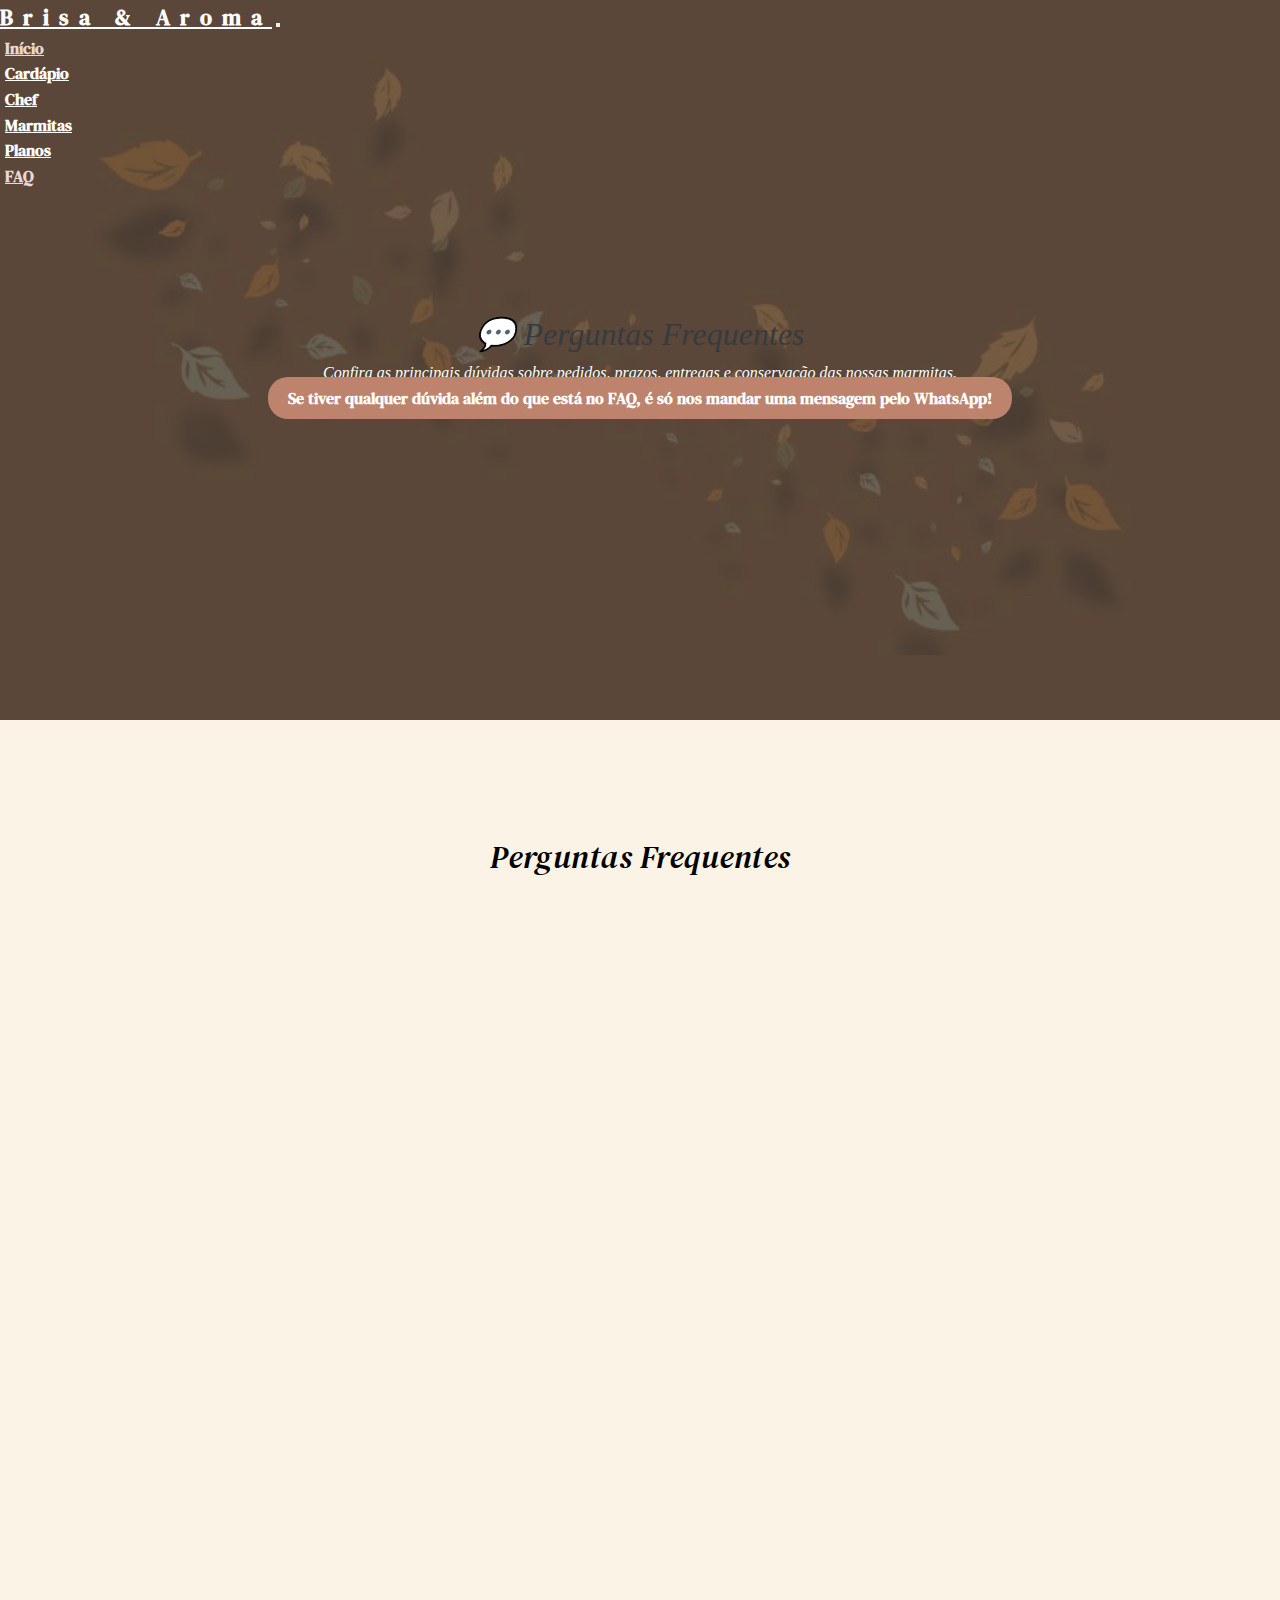
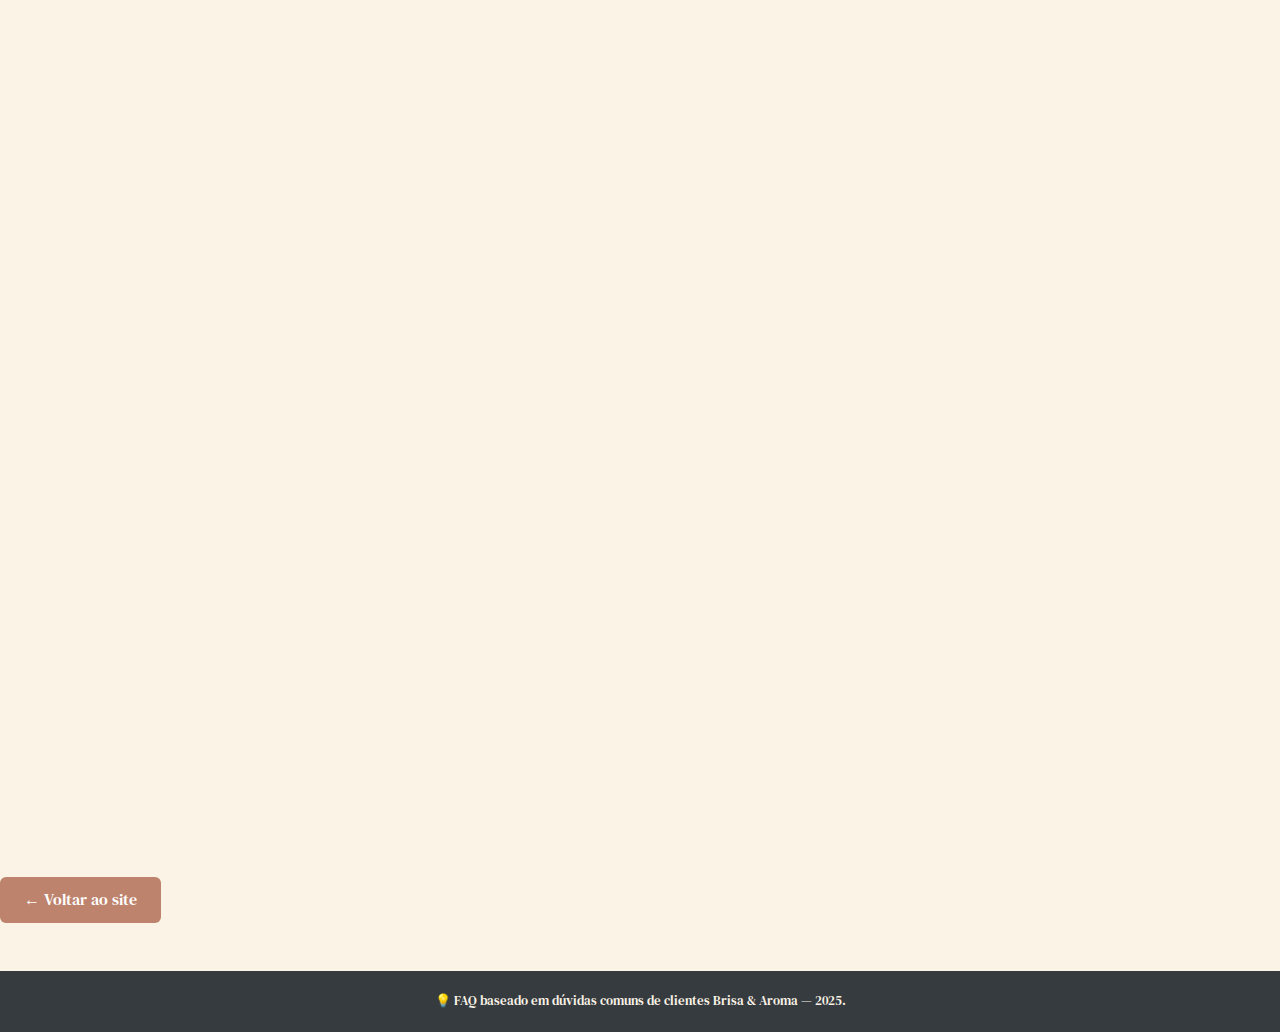
<file: faqmarmitas.html>
<!DOCTYPE html>
<html lang="pt-BR">
<head>
    <meta charset="UTF-8">
    <title>FAQ - Brisa & Aroma</title>
    <meta name="viewport" content="width=device-width, initial-scale=1">

    <!-- Bootstrap Bootswatch Theme -->
    <link href="https://bootswatch.com/5/sketchy/bootstrap.min.css" rel="stylesheet">

    <!-- CSS do AOS -->
    <link href="https://unpkg.com/aos@2.3.4/dist/aos.css" rel="stylesheet">

    <!-- Ícones do Bootstrap -->
    <link href="https://cdn.jsdelivr.net/npm/bootstrap-icons@1.10.5/font/bootstrap-icons.css" rel="stylesheet">

    <!-- Google Fonts -->
    <link href="https://fonts.googleapis.com/css2?family=DM+Serif+Text&family=News+Cycle:wght@700&display=swap" rel="stylesheet">

    <!-- CSS personalizado -->
    <link rel="stylesheet" href="css/style.css">

    <style>
        :root {
            --cor-fundo: #F5F0E8;
            --cor-principal: #BD836C;
            --cor-destaque: #E6D6C3;
            --cor-texto: #333;
        }

        body {
            background-color: var(--cor-fundo);
            font-family: 'Poppins', sans-serif;
        }

        /* ======= Hero ======= */
        .hero-planos {
            position: relative;
            background: url('img/cardapio.jpg') center/cover no-repeat;
            min-height: 80vh;
            display: flex;
            align-items: center;
            justify-content: center;
            text-align: center;
            color: #fff;
        }

        .hero-planos::before {
            content: "";
            position: absolute;
            top: 0;
            left: 0;
            width: 100%;
            height: 100%;
            background: rgba(54, 59, 64, 0.6);
            z-index: 1;
        }

        .hero-planos .hero-content {
            position: relative;
            z-index: 2;
            padding: 2rem;
        }

        /* ======= Cards ======= */
        .section-title {
            text-align: center;
            color: var(--cor-principal);
            margin: 2rem 0;
            font-weight: 600;
        }

        .card-faq {
            background: #fff;
            border-radius: 12px;
            padding: 20px;
            margin-bottom: 30px;
            transition: transform 0.3s, background-color 0.3s;
            box-shadow: 0 4px 10px rgba(0,0,0,0.05);
            position: relative;
        }

        .card-faq:hover {
            background-color: var(--cor-destaque);
            transform: translateY(-5px);
        }

        .card-title {
            font-weight: 600;
            color: var(--cor-principal);
            margin-bottom: 10px;
        }

        .card-text {
            color: var(--cor-texto);
            font-size: 0.95rem;
            line-height: 1.5;
        }

        .arrow-icon {
            position: absolute;
            right: 15px;
            top: 15px;
            font-size: 1.2rem;
            color: var(--cor-principal);
            transition: transform 0.3s;
        }

        .card-faq:hover .arrow-icon {
            transform: rotate(90deg);
        }

        /* ======= Responsivo ======= */
        @media (max-width: 768px) {
            .col-md-3, .col-md-4 {
                flex: 0 0 100%;
                max-width: 100%;
            }
        }

        .btn-voltar {
            display: inline-block;
            background: var(--cor-principal);
            color: #fff;
            padding: 10px 24px;
            text-decoration: none;
            border-radius: 6px;
            margin-top: 30px;
            transition: background 0.3s;
        }

        .btn-voltar:hover {
            background: #a56d57;
        }

        /* ======= Navbar ======= */
        nav.navbar.custom-navbar {
            background: transparent !important;
            border: none !important;
            box-shadow: none !important;
            position: absolute;
            top: 0;
            width: 100%;
            z-index: 1000;
        }

        nav.navbar.custom-navbar .navbar-brand {
            font-weight: 700;
            color: #fff !important;
            font-size: 1.4rem;
            letter-spacing: 10px;
            font-family: 'DM Serif Text', serif !important;
        }

        nav.navbar.custom-navbar .nav-link {
            color: #fff !important;
            font-weight: 600 !important;
            margin-left: 5px;
            font-family: 'DM Serif Text', serif !important;
        }
    </style>
</head>
<body>

<!-- Navbar -->
<nav class="navbar navbar-expand-lg custom-navbar">
    <div class="container">
        <a class="navbar-brand" href="index.html">Brisa & Aroma</a>
        <button class="navbar-toggler" type="button" data-bs-toggle="collapse" data-bs-target="#navbarNav">
            <span class="navbar-toggler-icon"></span>
        </button>
        <div class="collapse navbar-collapse" id="navbarNav">
            <ul class="navbar-nav ms-auto">
                <li class="nav-item"><a class="nav-link active" href="index.html">Início</a></li>
                <li class="nav-item"><a class="nav-link" href="cardapio.html">Cardápio</a></li>
                <li class="nav-item"><a class="nav-link" href="chef.html">Chef</a></li>
                <li class="nav-item"><a class="nav-link" href="marmitas.html">Marmitas</a></li>
                <li class="nav-item"><a class="nav-link" href="planosmarmitas.html">Planos</a></li>
                <li class="nav-item"><a class="nav-link active" href="faqmarmitas.html">FAQ</a></li>
            </ul>
        </div>
    </div>
</nav>

<!-- Hero -->
<section class="hero-planos">
    <div class="hero-content">
        <h1 class="display-5 fw-bold">💬 Perguntas Frequentes</h1>
        <p class="lead mb-4">
            Confira as principais dúvidas sobre pedidos, prazos, entregas e conservação das nossas marmitas.
        </p>
        <a href="https://wa.me/55SEUNUMERO" class="btn btn-custom btn-lg px-4 py-2">
            Se tiver qualquer dúvida além do que está no FAQ, é só nos mandar uma mensagem pelo WhatsApp!
        </a>
    </div>
</section>

<!-- FAQ -->
<section class="container my-5">
    <h2 class="section-title">Perguntas Frequentes</h2>
    <div class="row g-4">

        <div class="col-md-4" data-aos="fade-up" data-aos-delay="100">
            <div class="card-faq">
                <h5 class="card-title">📍 Qual é a área de entrega?</h5>
                <p class="card-text">Entregamos em Curitiba e Região Metropolitana. A taxa varia conforme o bairro — confirme o valor no momento do pedido.</p>
                <i class="bi bi-chevron-right arrow-icon"></i>
            </div>
        </div>

        <div class="col-md-4" data-aos="fade-up" data-aos-delay="200">
            <div class="card-faq">
                <h5 class="card-title">⏱️ Qual é o prazo de entrega?</h5>
                <p class="card-text">As entregas são organizadas conforme a rota do dia e o tipo de plano escolhido. Enviamos o horário estimado assim que o pedido é confirmado.</p>
                <i class="bi bi-chevron-right arrow-icon"></i>
            </div>
        </div>

        <div class="col-md-4" data-aos="fade-up" data-aos-delay="200">
            <div class="card-faq">
                <h5 class="card-title">📅 Quais são os dias e horários de entrega?</h5>
                <p class="card-text">As entregas são organizadas conforme a rota do dia e o tipo de plano escolhido. Enviamos o horário estimado assim que o pedido é confirmado.</p>
                <i class="bi bi-chevron-right arrow-icon"></i>
            </div>
        </div>

        <div class="col-md-4" data-aos="fade-up" data-aos-delay="200">
            <div class="card-faq">
                <h5 class="card-title">🕒 Posso agendar um horário específico?</h5>
                <p class="card-text">Você pode escolher o <strong>dia e o período</strong> (manhã: 8h–12h | tarde: 12h–18h). Não é possível
                    definir um horário exato devido à rota de entregas.</p>
                <i class="bi bi-chevron-right arrow-icon"></i>
            </div>
        </div>

        <div class="col-md-4" data-aos="fade-up" data-aos-delay="200">
            <div class="card-faq">
                <h5 class="card-title">🥶 Qual é a validade das marmitas?</h5>
                <p class="card-text">As marmitas têm validade de até <strong>3 meses</strong> após a produção, desde que armazenadas em <strong>freezer
                    ou congelador</strong>.
                <i class="bi bi-chevron-right arrow-icon"></i>
            </div>
        </div>

        <div class="col-md-4" data-aos="fade-up" data-aos-delay="200">
            <div class="card-faq">
                <h5 class="card-title">🔥 As marmitas podem ir direto do freezer para o micro-ondas?</h5>
                <p class="card-text">Sim! As embalagens são <strong>resistentes a altas e baixas temperaturas</strong>, seguras para o uso direto
                    no micro-ondas.
                    <i class="bi bi-chevron-right arrow-icon"></i>
            </div>
        </div>

        <div class="col-md-4" data-aos="fade-up" data-aos-delay="200">
            <div class="card-faq">
                <h5 class="card-title">🧊 Como devo armazenar minhas marmitas?</h5>
                <p class="card-text">Assim que receber o pedido, coloque as marmitas no <strong>freezer ou congelador</strong> para manter o
                    frescor e a qualidade.
                    <i class="bi bi-chevron-right arrow-icon"></i>
            </div>
        </div>

        <div class="col-md-4" data-aos="fade-up" data-aos-delay="200">
            <div class="card-faq">
                <h5 class="card-title">💳 Quais são as formas de pagamento?</h5>
                <p class="card-text">Aceitamos <strong>cartões de crédito e débito</strong>, além de <strong>transferência ou PIX</strong>.
                    <i class="bi bi-chevron-right arrow-icon"></i>
            </div>
        </div>

        <div class="col-md-4" data-aos="fade-up" data-aos-delay="400">
            <div class="card-faq">
                <h5 class="card-title">📦 Tenho o plano mensal, mas pouco espaço para armazenar. O que fazer?</h5>
                <p class="card-text">Sem problema! Organizamos o plano mensal em <strong>entregas semanais</strong>, garantindo frescor e praticidade.</p>
                <i class="bi bi-chevron-right arrow-icon"></i>
            </div>
        </div>


        <div class="col-md-4" data-aos="fade-up" data-aos-delay="200">
            <div class="card-faq">
                <h5 class="card-title">🍴 Posso personalizar meu combo?</h5>
                <p class="card-text">
                    Claro! É só entrar em contato e ajustamos o cardápio conforme suas preferências e necessidades.
                </p>
                <i class="bi bi-chevron-right arrow-icon"></i>
            </div>
        </div>

        <div class="col-md-4" data-aos="fade-up" data-aos-delay="300">
            <div class="card-faq card-toggle">
                <h5 class="card-title">
                    🍽️ Como aquecer corretamente minha marmita?
                    <i class="bi bi-chevron-down arrow-icon"></i>
                </h5>
                <div class="card-text card-content">
                    <strong>Micro-ondas:</strong><br>
                    1. Retire a embalagem de papel.<br>
                    2. Aqueça de 5 a 6 minutos em potência máxima.<br>
                    3. Retire a tampa com cuidado.<br><br>
                    <strong>Banho-maria:</strong><br>
                    1. Coloque a marmita lacrada em água fervente por cerca de 10 minutos.<br>
                    2. Retire e sirva — simples e seguro!
                </div>
            </div>
        </div> <!-- ✅ fechamento correto da coluna -->

        <div class="text-center">
        <a href="marmitas.html" class="btn-voltar">← Voltar ao site</a>
    </div>
</section>

<!-- Footer -->
<footer class="bg-dark text-light text-center py-4 mt-5">
    💡 FAQ baseado em dúvidas comuns de clientes Brisa & Aroma — 2025.
</footer>

<!-- Scripts -->
<script src="https://cdn.jsdelivr.net/npm/bootstrap@5.3.3/dist/js/bootstrap.bundle.min.js"></script>
<script src="https://unpkg.com/aos@2.3.4/dist/aos.js"></script>
<script>
    AOS.init({ duration: 400, easing: 'ease-out', once: true, offset: 80, delay: 0 });
</script>

<script>
    // Interatividade dos cards expansíveis
    document.querySelectorAll('.card-toggle').forEach(card => {
        card.addEventListener('click', () => {
            // Fecha outros cards, mantendo apenas um aberto por vez
            document.querySelectorAll('.card-toggle').forEach(c => {
                if (c !== card) c.classList.remove('active');
            });
            // Alterna o estado do card clicado
            card.classList.toggle('active');
        });
    });
</script>

</body>
</html>
</file>
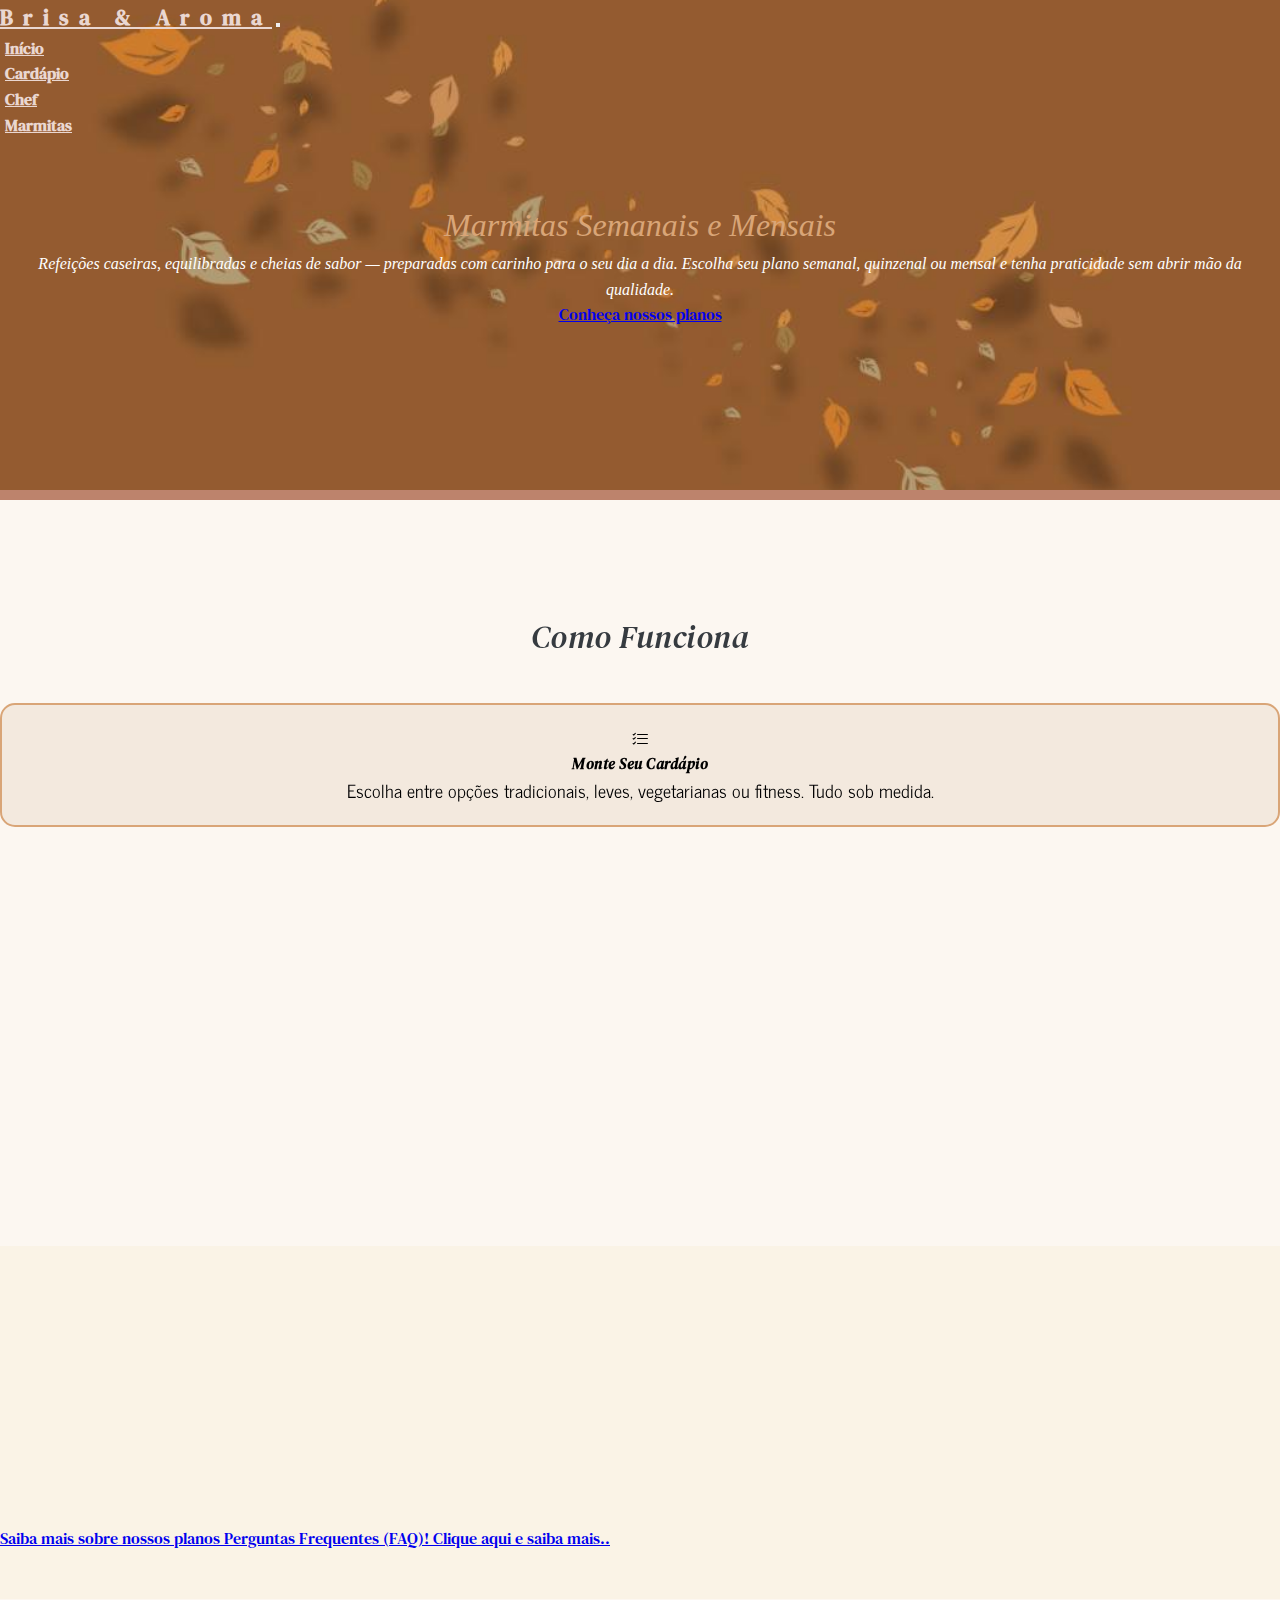
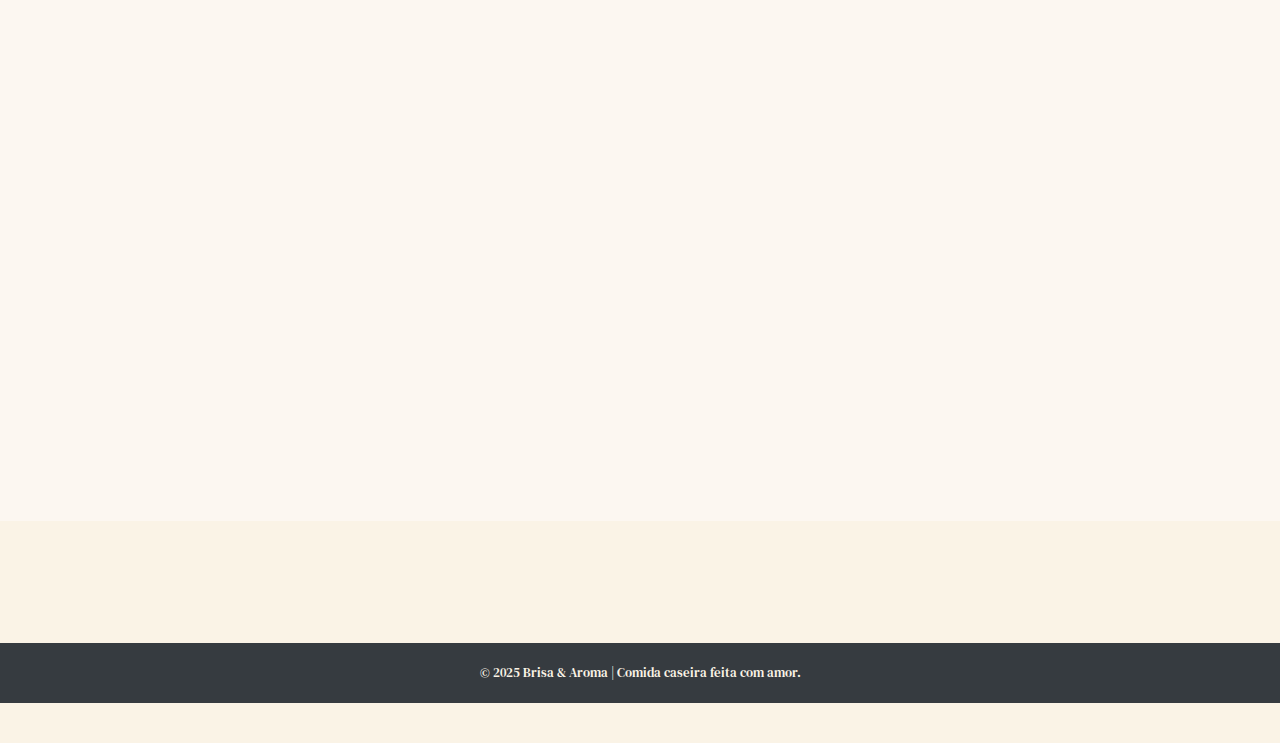
<file: marmitas.html>
<!DOCTYPE html>
<html lang="pt-BR">
<head>
    <meta charset="UTF-8">
    <title>Marmitas Semanais & Mensais - Brisa & Aroma</title>
    <meta name="viewport" content="width=device-width, initial-scale=1">

    <!-- Bootstrap Bootswatch Theme -->
    <link href="https://bootswatch.com/5/sketchy/bootstrap.min.css" rel="stylesheet">

    <!-- CSS do AOS -->
    <link href="https://unpkg.com/aos@2.3.4/dist/aos.css" rel="stylesheet">

    <!-- Ícones do Bootstrap -->
    <link href="https://cdn.jsdelivr.net/npm/bootstrap-icons@1.10.5/font/bootstrap-icons.css" rel="stylesheet">

    <link href="https://fonts.googleapis.com/css2?family=News+Cycle:wght@700&display=swap" rel="stylesheet">
    <link href="https://fonts.googleapis.com/css2?family=DM+Serif+Text&family=News+Cycle:wght@700&display=swap" rel="stylesheet">

    <!-- Ícone da setinha para baixo do Bootstrap -->
    <link href="https://fonts.googleapis.com/icon?family=Material+Icons" rel="stylesheet">

    <!-- CSS personalizado -->
    <link rel="stylesheet" href="css/style.css">

    <style>
        :root {
            --cor-fundo: #F5F0E8;
        }

        body {
            background-color: var(--cor-fundo);
        }

        .hero-marmitas {
            position: relative;
            background: url('img/marmitas-bg.jpg') center/cover no-repeat;
            min-height: 80vh;
            display: flex;
            align-items: center;
            justify-content: center;
            text-align: center;
        }

        .hero-marmitas::before {
            content: "";
            position: absolute;
            top: 0;
            left: 0;
            width: 100%;
            height: 100%;
            background: rgba(54, 59, 64, 0.6);
            z-index: 1;
        }

        .hero-marmitas .hero-content {
            position: relative;
            z-index: 2;
            color: #fff;
            padding: 2rem;
        }
    </style>
</head>
<body>

<!-- Navbar -->
<nav class="navbar navbar-expand-lg custom-navbar">
    <div class="container">
        <a class="navbar-brand" href="index.html">Brisa & Aroma</a>
        <button class="navbar-toggler" type="button" data-bs-toggle="collapse" data-bs-target="#navbarNav">
            <span class="navbar-toggler-icon"></span>
        </button>
        <div class="collapse navbar-collapse" id="navbarNav">
            <ul class="navbar-nav ms-auto">
                <li class="nav-item"><a class="nav-link" href="index.html">Início</a></li>
                <li class="nav-item"><a class="nav-link" href="cardapio.html">Cardápio</a></li>
                <li class="nav-item"><a class="nav-link" href="chef.html">Chef</a></li>
                <li class="nav-item"><a class="nav-link active" href="marmitas.html">Marmitas</a></li>
            </ul>
        </div>
    </div>
</nav>

<!-- Hero -->
<header class="d-flex flex-column align-items-center text-center"
        style="background: url('img/cardapio.jpg') no-repeat center center;
               background-size: cover;
               height: 500px;
               color: #fff;
               padding-top: 200px;">
    <h1 class="display-5 fw-bold">Marmitas Semanais e Mensais</h1>
    <p class="lead mb-4">
        Refeições caseiras, equilibradas e cheias de sabor — preparadas com carinho para o seu dia a dia.
        Escolha seu plano semanal, quinzenal ou mensal e tenha praticidade sem abrir mão da qualidade.
    </p>
    <a href="#planos" class="btn btn-success btn-lg px-4 py-2">
        Conheça nossos planos
    </a>
    </div>
    </section>
</header>

<!-- Como Funciona -->
<section class="py-5" style="background-color: #fcf7f1;">
    <div class="container">
        <h2 class="text-center mb-5 titulo-historia" data-aos="fade-up">Como Funciona</h2>
        <div class="row text-center d-flex align-items-stretch">

            <div class="col-md-3 mb-4" data-aos="fade-up" data-aos-delay="100">
                <div class="p-4 rounded shadow h-100 d-flex flex-column justify-content-center align-items-center text-box">
                    <i class="bi bi-list-check fs-1 mb-3"></i>
                    <h5>Monte Seu Cardápio</h5>
                    <p>Escolha entre opções tradicionais, leves, vegetarianas ou fitness. Tudo sob medida.</p>
                </div>
            </div>

            <div class="col-md-3 mb-4" data-aos="fade-up" data-aos-delay="200">
                <div class="p-4 rounded shadow h-100 d-flex flex-column justify-content-center align-items-center text-box">
                    <i class="bi bi-calendar-week fs-1 mb-3"></i>
                    <h5>Escolha o Plano</h5>
                    <p>Semanal, quinzenal ou mensal — você decide a frequência e nós cuidamos do resto.</p>
                </div>
            </div>

            <div class="col-md-3 mb-4" data-aos="fade-up" data-aos-delay="300">
                <div class="p-4 rounded shadow h-100 d-flex flex-column justify-content-center align-items-center text-box">
                    <i class="bi bi-box-seam fs-1 mb-3"></i>
                    <h5>Preparo e Entrega</h5>
                    <p>As marmitas são preparadas com ingredientes frescos e entregues prontas para consumo.</p>
                </div>
            </div>

            <div class="col-md-3 mb-4" data-aos="fade-up" data-aos-delay="400">
                <div class="p-4 rounded shadow h-100 d-flex flex-column justify-content-center align-items-center text-box">
                    <i class="bi bi-emoji-smile fs-1 mb-3"></i>
                    <h5>Saboreie com Tranquilidade</h5>
                    <p>Economize tempo, mantenha uma alimentação equilibrada e aproveite seu dia.</p>
                </div>
            </div>
        </div>
    </div>
</section>

<!-- Seção nova: Marmitas para a Semana ou Mês -->
<section class="py-5 bg-light">
    <div class="container text-center">
        <h2 class="mb-4 titulo-historia" data-aos="fade-up">Marmitas para a Semana ou para o Mês</h2>
        <p class="mb-5" data-aos="fade-up" data-aos-delay="100">
            Prefere se organizar de uma vez? Nós também pensamos nisso! <br>
            Peça suas marmitas para a semana ou para o mês e receba tudo fresquinho, porções equilibradas e prontas para
            o consumo.
            Ideal para quem quer praticidade, sabor e saúde na rotina.
            Ah não esqueça de acessar "Saiba mais sobre nossos planos", ali tem informações valiosas sobre perguntas que podem surgir durante a escolha do seu combo!
        </p>

        <!-- Botões lado a lado -->
        <div class="d-flex justify-content-center gap-3" data-aos-delay="200">
            <a href="planosmarmitas.html" class="btn btn-outline-success">
                Saiba mais sobre nossos planos
            </a>
            <a href="faqmarmitas.html" class="btn btn-outline-success">
                Perguntas Frequentes (FAQ)! Clique aqui e saiba mais..
            </a>
        </div>
    </div>
</section>

<!-- Planos -->
<section class="py-5" style="background-color: #fcf7f1;" id="planos">
    <div class="container">
        <h2 class="text-center mb-5 titulo-historia" data-aos="fade-up">Nossos Planos</h2>
        <div class="row text-center">
            <div class="col-md-4 mb-4" data-aos="zoom-in" data-aos-delay="100">
                <div class="p-4 rounded shadow h-100">
                    <h4 class="fw-bold mb-3">Plano Semanal</h4>
                    <p>5 marmitas por semana, com opções variadas e equilibradas.</p>
                    <p><strong>A partir de R$ 120</strong></p>
                </div>
            </div>

            <div class="col-md-4 mb-4" data-aos="zoom-in" data-aos-delay="200">
                <div class="p-4 rounded shadow h-100">
                    <h4 class="fw-bold mb-3">Plano Quinzenal</h4>
                    <p>10 marmitas — ideal para quem quer praticidade sem abrir mão do sabor.</p>
                    <p><strong>A partir de R$ 230</strong></p>
                </div>
            </div>

            <div class="col-md-4 mb-4" data-aos="zoom-in" data-aos-delay="300">
                <div class="p-4 rounded shadow h-100">
                    <h4 class="fw-bold mb-3">Plano Mensal</h4>
                    <p>20 marmitas — alimentação completa, com desconto especial e entrega programada.</p>
                    <p><strong>A partir de R$ 440</strong></p>
                </div>
            </div>
        </div>
    </div>
</section>


<!-- CTA / WhatsApp -->
<section class="text-center py-5" data-aos="fade-up">
    <a href="https://api.whatsapp.com/send?phone=554196473945&text=Olá!%20Gostaria%20de%20saber%20mais%20sobre%20os%20planos%20de%20marmitas%20semanais%20ou%20mensais."
       target="_blank"
       class="btn btn-success btn-lg px-4 py-2">
        <i class="bi bi-whatsapp me-2"></i> Peça agora pelo WhatsApp
    </a>
</section>

<!-- Rodapé -->
<footer class="bg-dark text-light text-center py-4 mt-5">
    © 2025 Brisa & Aroma | Comida caseira feita com amor.
</footer>

<!-- Scripts -->
<script src="https://cdn.jsdelivr.net/npm/bootstrap@5.3.3/dist/js/bootstrap.bundle.min.js"></script>
<script src="https://unpkg.com/aos@2.3.4/dist/aos.js"></script>
<script>
    AOS.init({duration: 400, easing: 'ease-out', once: true, offset: 80, delay: 0});
</script>

</body>
</html>
</file>
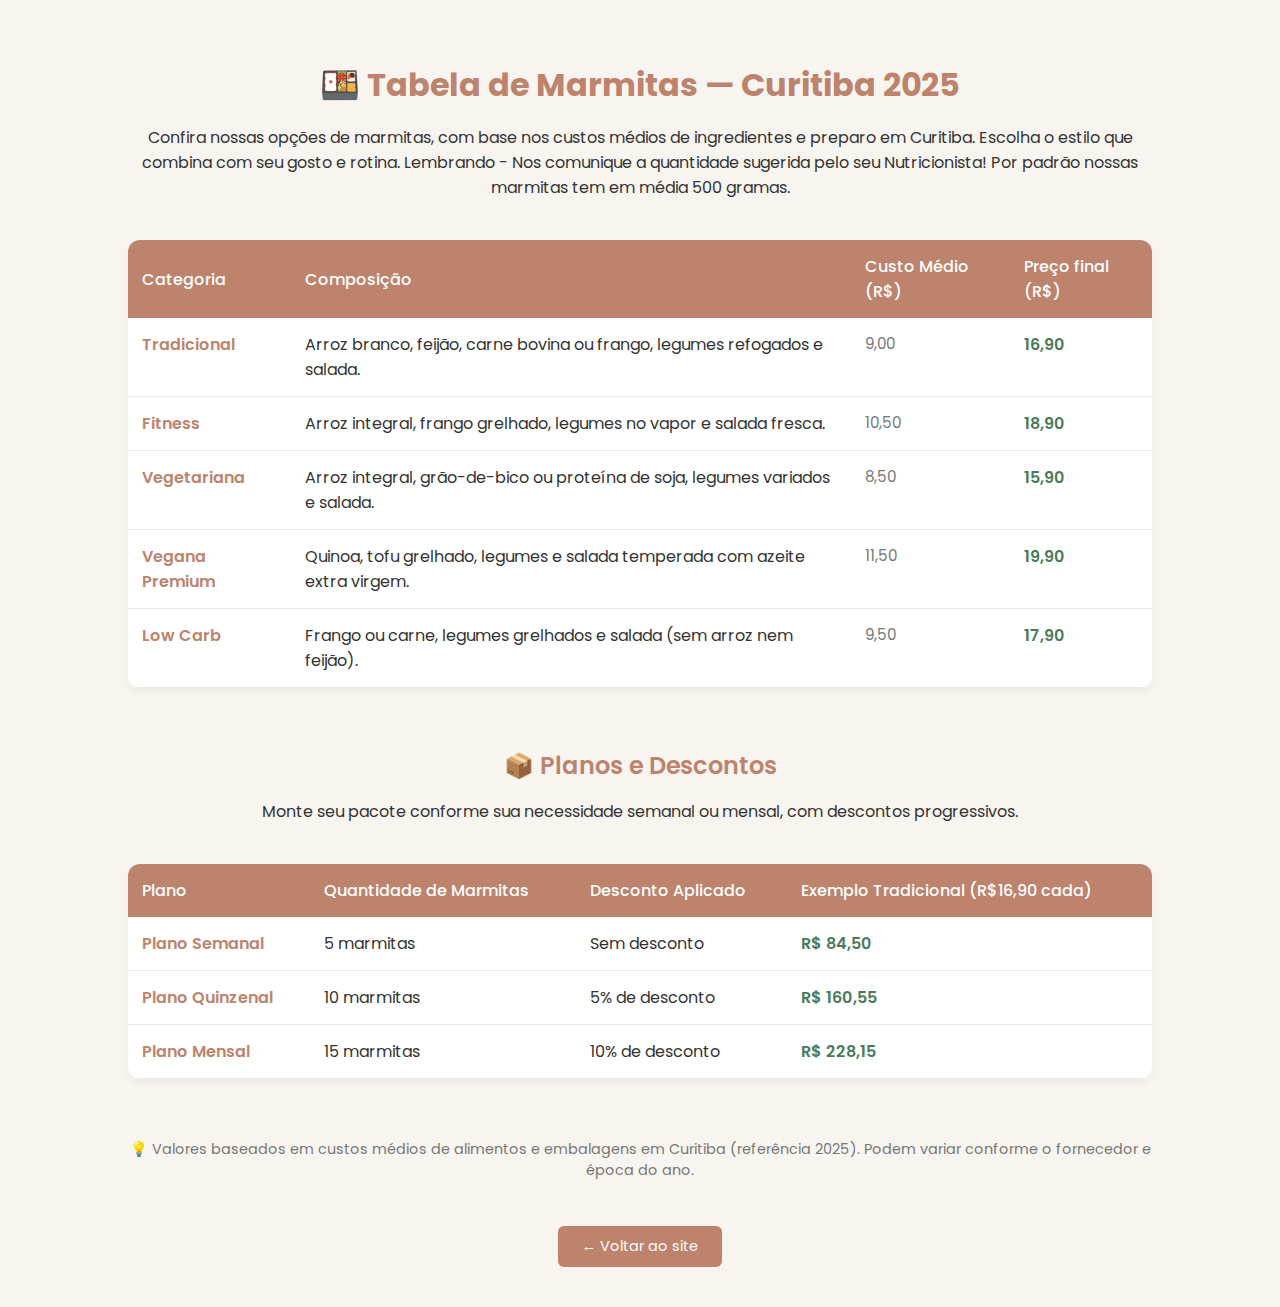
<file: planosmarmitas.html>
<!DOCTYPE html>
<html lang="pt-br">
<head>
    <meta charset="UTF-8">
    <meta name="viewport" content="width=device-width, initial-scale=1.0">
    <title>Tabela de Marmitas - Brisa & Aroma</title>

    <!-- Fonte Google -->
    <link href="https://fonts.googleapis.com/css2?family=Poppins:wght@300;400;500;600&display=swap" rel="stylesheet">

    <style>
        :root {
            --cor-fundo: #f8f5f0;
            --cor-marrom: #BD836C;
            --cor-texto: #333;
            --cor-destaque: #4a7a5c;
        }

        body {
            font-family: 'Poppins', sans-serif;
            background-color: var(--cor-fundo);
            color: var(--cor-texto);
            margin: 0;
            padding: 40px 10%;
        }

        h1, h2 {
            text-align: center;
            color: var(--cor-marrom);
            margin-bottom: 10px;
        }

        p.descricao {
            text-align: center;
            margin-bottom: 40px;
            font-size: 1rem;
        }

        table {
            width: 100%;
            border-collapse: collapse;
            background: #fff;
            border-radius: 12px;
            overflow: hidden;
            box-shadow: 0 4px 10px rgba(0, 0, 0, 0.05);
            margin-bottom: 60px;
        }

        th {
            background-color: var(--cor-marrom);
            color: white;
            padding: 14px;
            text-align: left;
            font-weight: 500;
        }

        td {
            padding: 14px;
            border-bottom: 1px solid #f0e8e4;
            vertical-align: top;
        }

        tr:hover {
            background-color: #f8f4f2;
        }

        .categoria {
            font-weight: 600;
            color: var(--cor-marrom);
        }

        .preco {
            font-weight: 600;
            color: var(--cor-destaque);
        }

        .custo {
            color: #777;
            font-size: 0.95em;
        }

        footer {
            text-align: center;
            font-size: 0.9em;
            color: #777;
            margin-top: 40px;
        }

        .btn-voltar {
            display: inline-block;
            background: var(--cor-marrom);
            color: #fff;
            padding: 10px 24px;
            text-decoration: none;
            border-radius: 6px;
            margin-top: 30px;
            transition: background 0.3s;
        }

        .btn-voltar:hover {
            background: #a56d57;
        }

        .subtitulo {
            text-align: center;
            color: var(--cor-marrom);
            margin-top: 60px;
            font-weight: 600;
        }

        /* Responsivo */
        @media (max-width: 768px) {
            body {
                padding: 20px;
            }

            table, th, td {
                font-size: 0.9em;
            }
        }
    </style>
</head>
<body>

<h1>🍱 Tabela de Marmitas — Curitiba 2025</h1>
<p class="descricao">
    Confira nossas opções de marmitas, com base nos custos médios de ingredientes e preparo em Curitiba.
    Escolha o estilo que combina com seu gosto e rotina. Lembrando - Nos comunique a quantidade sugerida
    pelo seu Nutricionista! Por padrão nossas marmitas tem em média 500 gramas.
</p>

<!-- ======= TABELA 1: TIPOS DE MARMITAS ======= -->
<table>
    <thead>
    <tr>
        <th>Categoria</th>
        <th>Composição</th>
        <th>Custo Médio (R$)</th>
        <th>Preço final (R$)</th>
    </tr>
    </thead>
    <tbody>
    <tr>
        <td class="categoria">Tradicional</td>
        <td>Arroz branco, feijão, carne bovina ou frango, legumes refogados e salada.</td>
        <td class="custo">9,00</td>
        <td class="preco">16,90</td>
    </tr>
    <tr>
        <td class="categoria">Fitness</td>
        <td>Arroz integral, frango grelhado, legumes no vapor e salada fresca.</td>
        <td class="custo">10,50</td>
        <td class="preco">18,90</td>
    </tr>
    <tr>
        <td class="categoria">Vegetariana</td>
        <td>Arroz integral, grão-de-bico ou proteína de soja, legumes variados e salada.</td>
        <td class="custo">8,50</td>
        <td class="preco">15,90</td>
    </tr>
    <tr>
        <td class="categoria">Vegana Premium</td>
        <td>Quinoa, tofu grelhado, legumes e salada temperada com azeite extra virgem.</td>
        <td class="custo">11,50</td>
        <td class="preco">19,90</td>
    </tr>
    <tr>
        <td class="categoria">Low Carb</td>
        <td>Frango ou carne, legumes grelhados e salada (sem arroz nem feijão).</td>
        <td class="custo">9,50</td>
        <td class="preco">17,90</td>
    </tr>
    </tbody>
</table>

<!-- ======= TABELA 2: PLANOS E DESCONTOS ======= -->
<h2 class="subtitulo">📦 Planos e Descontos</h2>
<p class="descricao">Monte seu pacote conforme sua necessidade semanal ou mensal, com descontos progressivos.</p>

<table>
    <thead>
    <tr>
        <th>Plano</th>
        <th>Quantidade de Marmitas</th>
        <th>Desconto Aplicado</th>
        <th>Exemplo Tradicional (R$16,90 cada)</th>
    </tr>
    </thead>
    <tbody>
    <tr>
        <td class="categoria">Plano Semanal</td>
        <td>5 marmitas</td>
        <td>Sem desconto</td>
        <td class="preco">R$ 84,50</td>
    </tr>
    <tr>
        <td class="categoria">Plano Quinzenal</td>
        <td>10 marmitas</td>
        <td>5% de desconto</td>
        <td class="preco">R$ 160,55</td>
    </tr>
    <tr>
        <td class="categoria">Plano Mensal</td>
        <td>15 marmitas</td>
        <td>10% de desconto</td>
        <td class="preco">R$ 228,15</td>
    </tr>
    </tbody>
</table>

<footer>
    <p>💡 Valores baseados em custos médios de alimentos e embalagens em Curitiba (referência 2025).
        Podem variar conforme o fornecedor e época do ano.</p>

    <a href="index.html" class="btn-voltar">← Voltar ao site</a>
</footer>

</body>
</html>
</file>
<file: css/style.css>
/* ======= Paleta de Cores Harmonizada ======= */
:root {
    --cor-escura: #363B40; /* cinza grafite */
    --cor-marrom: #BD836C; /* marrom rosado */
    --cor-verde: #76A694; /* verde menta suave */
    --cor-verde-escuro: #6FA66F; /* verde médio encorpado */
    --cor-verde-claro: #B5D3A7; /* verde suave */
    --cor-verde-extra: #D9E6C4; /* verde bem clarinho */
    --cor-dourado: #D9A577; /* dourado terroso */
    --cor-texto: #000000; /* texto preto */
    --titulo-color: #000000; /* títulos em preto */
    --cor-fundo: #F5F0E8; /* bege neutro quase marfim */
    --cor-cards: #F7F3EB; /* bege clarinho, harmoniza com o fundo */
    --cor-logo: #EAD7D1; /* Rosa Chá */
    --cor-nav: #A78F7A; /* Marrom Cedro - Estabilidade e toque orgânico */

}


@import url('https://fonts.googleapis.com/css2?family=Great+Vibes&display=swap');

/* ======= Reset ======= */
* {
    margin: 0;
    padding: 0;
    box-sizing: border-box;
}

body {
    font-family: 'DM Serif Text', serif !important;
    background-color: var(--cor-fundo) !important;
    color: var(--cor-texto);
    line-height: 1.6;
}

/* ======= Navbar ======= */
nav.navbar.custom-navbar {
    background: transparent !important;
    border: none !important;
    box-shadow: none !important;
    position: absolute;
    top: 0;
    width: 100%;
    z-index: 1000;
}

nav.navbar.custom-navbar .navbar-brand {
    font-weight: 700;
    color: var(--cor-logo) !important; /* Rosa Chá */
    font-size: 1.4rem;
    letter-spacing: 10px; /* Estava em 3 - aumenta ou diminui o espaçamento do brisa e aroma */
    font-family: 'DM Serif Text', serif !important;
}

nav.navbar.custom-navbar .nav-link {
    color: var(--cor-logo) !important; /* Garante que todos os links fiquem da mesma cor do logo */
    font-weight: 600 !important;
    margin-left: 5px;
    font-family: 'DM Serif Text', serif !important;
}

/* Remove qualquer mudança de cor no hover */
nav.navbar.custom-navbar .nav-link:hover,
nav.navbar.custom-navbar .nav-link.active {
    color: var(--cor-logo) !important;
}

/* ======= Cabeçalho ======= */
header {
    background-color: var(--cor-verde);
    color: var(--cor-texto);
    padding: 40px 20px;
    text-align: center;
    border-bottom: 10px solid var(--cor-marrom);
}

header h1 {
    font-weight: 700;
    color: var(--cor-dourado);
    font-family: 'DM Serif Text', serif !important;
}

/* ======= Fonte para títulos principais ======= */
.titulos-anybody,
h1, h2, h3, h4, h5, h6,
.display-1, .display-2, .display-3, .display-4, .display-5, .display-6,
.lead, .titulo-historia {
    font-family: 'Anybody', cursive !important;
    font-weight: 400 !important;
    font-style: italic !important;
}

/* ======= Estilo exclusivo do logo “Brisa & Aroma” ======= */
@import url('https://fonts.googleapis.com/css2?family=Righteous&display=swap'); /* Fonte retrô/groovy encorpada */

.logo-text {
    font-family: 'Righteous', cursive !important;
    font-size: 100px !important;
    color: #EAD7D1; /* Rosa Chá */
    text-align: center;
    letter-spacing: 1px;
    position: relative;
    display: inline-block;
    margin: 0;

    /* Efeito extrudado / 3D com múltiplas camadas de sombra */
    text-shadow: 1px 1px 0 #BD836C, /* sombra marrom rosado leve */ 2px 2px 0 #BD836C,
    3px 3px 0 #D9A577, /* dourado mais intenso na profundidade média */ 6px 6px 0 #BD836C; /* marrom rosado */ 7px 7px 0 #6FA66F; /* verde médio encorpado */ 5px 5px 5px rgba(0, 0, 0, 0.25); /* sombra final suave realista */

    /* Brilho aconchegante */
    filter: drop-shadow(0 0 4px rgba(255, 235, 200, 0.6));

    /* Pequeno efeito de brilho sutil */
}


/* ======= Aparência padronizada para títulos de seção ======= */
.titulo-historia {
    font-weight: 700 !important;
    font-size: 2rem !important;
    color: var(--titulo-color) !important;
    letter-spacing: 0.5px;
    margin-bottom: 2rem;
    font-style: italic !important;
}

/* ======= Botões ======= */
.btn-custom {
    background-color: var(--cor-dourado);
    color: #fff;
    padding: 10px 20px;
    border-radius: 25px;
    border: none;
    font-weight: 600;
    cursor: pointer;
    transition: background-color 0.3s ease, transform 0.2s ease;
    text-decoration: none;
    text-align: center;
}

.btn-custom:hover {
    transform: scale(1.05);
}

.btn-primary {
    background-color: var(--cor-marrom);
    border: none;
    color: #fff;
    font-weight: 600;
    padding: 0.6rem 1.2rem;
    border-radius: 8px;
    transition: background-color 0.3s ease;
}

.btn-primary:hover {
    background-color: var(--cor-dourado);
}

/* ======= Seções ======= */
section {
    padding-top: 3rem !important;
    padding-bottom: 3rem !important;
}

.text-center h2 {
    color: var(--cor-texto);
    font-weight: 700;
}

/* ===================== TITULAÇÕES UNIFICADAS ===================== */
h2, h3, h4, h5, h6,
.titulo-historia {
    font-family: 'Anybody', cursive !important;
    font-weight: 400 !important;
    font-style: italic !important;
    color: #000 !important;
    text-transform: none !important;
    letter-spacing: 0.5px !important;
}

.titulo-secao,
.titulo-historia,
section h2 {
    font-size: 2rem !important;
    text-align: center !important;
    margin-top: 4rem !important;
    margin-bottom: 2.5rem !important;
}

/* ======= Cards gerais ======= */
.card, .card .card-body {
    font-family: 'News Cycle', sans-serif;
    font-size: 1.2rem;
    border: 2px solid var(--cor-dourado);
    background-color: var(--cor-cards) !important;
    border-radius: 15px;
    padding: 1.5rem;
    transition: transform 0.25s ease-in-out, box-shadow 0.25s ease-in-out;
    color: var(--cor-texto);
}

.card:hover {
    transform: translateY(-4px);
    box-shadow: 0 6px 16px rgba(0, 0, 0, 0.15);
}

.card h4 {
    font-family: 'DM Serif Text', serif !important;
    font-weight: 600;
    color: var(--titulo-color);
    margin-bottom: 1rem;
}

.card p {
    font-size: 1.05rem;
    color: var(--cor-texto);
}

.card a {
    text-decoration: none;
}

/* ======= Text-box ======= */
.text-box {
    font-family: 'News Cycle', sans-serif;
    font-size: 1.1rem;
    padding: 20px 25px;
    background: rgba(230, 213, 195, 0.4);
    border-radius: 15px;
    border: 2px solid var(--cor-dourado);
    box-sizing: border-box;
    color: var(--cor-texto);
    display: flex;
    flex-direction: column;
    justify-content: center;
    text-align: center;
    height: 100%;
}

.text-box h5 {
    font-family: 'DM Serif Text', serif !important;
    font-weight: 600 !important;
    color: #000 !important;
}

/* ======= Imagens ======= */
img.rounded {
    border-radius: 12px !important;
}

img.shadow {
    box-shadow: 0px 3px 6px rgba(0, 0, 0, 0.1);
}

/* ======= Blockquote ======= */
blockquote {
    font-family: 'News Cycle', sans-serif;
    font-size: 1.2rem;
    border-left: 4px solid var(--cor-fundo);
    padding-left: 1rem;
    color: var(--cor-dourado);
}

/* ======= Hero Cardápio ======= */
.hero-cardapio {
    font-family: 'News Cycle', sans-serif !important;
    font-size: 1rem;
    position: relative;
    width: 100%;
    height: 550px;
    overflow: hidden;
    border: 4px solid var(--cor-dourado);
    border-radius: 14px;
    text-align: center;
    display: flex;
    justify-content: center;
    align-items: center;
}

.hero-cardapio .hero-img {
    position: absolute !important;
    top: 0;
    left: 0;
    width: 100%;
    height: 100%;
    object-fit: cover;
    z-index: 0;
    opacity: 0.5;
}

.hero-cardapio::before {
    content: "";
    position: absolute;
    inset: 0;
    background: rgba(0, 0, 0, 0.3);
    z-index: 1;
}

.hero-cardapio .hero-content {
    position: relative;
    z-index: 2;
    color: #fff;
    padding: 20px;
    text-shadow: 1px 1px 6px rgba(0, 0, 0, 0.7);
}

/* ===================== COMO FUNCIONA ===================== */
.como-funciona,
.como-funciona * {
    font-family: 'News Cycle', sans-serif !important;
}

#chefSuggestions h6,
#menuDetails h6,
#tasteDetails h6 {
    font-family: 'DM Serif Text', serif !important;
}

.como-funciona strong {
    font-weight: 700;
    font-family: 'News Cycle', sans-serif !important;
}

/* ===================== Seção Nossos Serviços ===================== */
section:nth-of-type(3) {
    padding-top: 4rem !important;
    padding-bottom: 4rem !important;
}

section:nth-of-type(3) h2 {
    margin-bottom: 3rem !important;
    font-size: 2rem !important;
    color: var(--titulo-color) !important;
    font-family: 'DM Serif Text', serif !important;
}

/* Cards da seção serviços */
section:nth-of-type(3) .card {
    background-color: var(--cor-cards) !important;
    border: 2px solid var(--cor-dourado) !important;
    border-radius: 15px;
    font-family: 'News Cycle', sans-serif !important;
    color: var(--cor-texto) !important;
    padding: 1.5rem;
    transition: transform 0.25s ease-in-out, box-shadow 0.25s ease-in-out;
}

section:nth-of-type(3) .card:hover {
    transform: translateY(-4px);
    box-shadow: 0 6px 16px rgba(0, 0, 0, 0.15);
}

section:nth-of-type(3) .card h4 {
    font-family: 'DM Serif Text', serif !important;
    font-weight: 600;
    color: var(--titulo-color) !important;
    margin-bottom: 1rem;
}

section:nth-of-type(3) .card p {
    font-family: 'News Cycle', sans-serif !important;
    color: var(--cor-texto) !important;
    font-size: 1.05rem;
}

section:nth-of-type(3) .card a {
    color: inherit !important;
    text-decoration: none !important;
}

/* ======= Rodapé ======= */
footer {
    background-color: var(--cor-escura);
    color: #fff;
    padding: 20px 0;
    font-size: 13px;
    text-align: center;
}

/* ======= Responsividade ======= */
@media (max-width: 768px) {
    h1 {
        font-size: 1.8rem !important;
    }

    h2 {
        font-size: 1.5rem !important;
    }

    .titulo-historia {
        font-size: 2rem !important;
    }
}

/* ===== Fundo padrão - Pág inicial ===== */
body {
    background-color: #FAF3E6 !important;
    font-family: 'News Cycle', sans-serif;
    color: #363B40;
}

/* ===== Títulos gerais com DM Serif Text ===== */
h1, h2, h3, h4 {
    font-family: 'DM Serif Text', serif !important;
    color: #363B40;
}

/* Navbar */
.custom-navbar .nav-link {
    color: #363B40 !important;
    font-weight: 700;
}

.custom-navbar .nav-link.active {
    text-decoration: underline;
}

/* Cards Nossos Serviços */
.card {
    background-color: #FAF3E6 !important;
    border: 2px solid #BD836C !important;
    border-radius: 15px;
    padding: 15px;
}

.card .card-body h4 {
    font-family: 'DM Serif Text', serif !important;
    color: #363B40 !important;
    margin-bottom: 10px;
}

.card .card-body p {
    font-family: 'News Cycle', sans-serif !important;
    color: #363B40 !important;
    margin-bottom: 0;
}

/* Link dentro dos cards */
.card a {
    text-decoration: none !important;
    color: inherit !important;
}

/* Botão personalizado */
.btn-custom {
    background-color: #BD836C !important;
    color: #fff !important;
    font-weight: 900;
    border-radius: 20px;
}

/* Rodapé */
footer {
    background-color: #363B40 !important;
    color: #FAF3E6 !important;
}

/* Pequenos ajustes nos títulos das seções */
.titulo-historia {
    font-family: 'DM Serif Text', serif !important;
    color: #363B40 !important;
}

/* Hero header */
.hero-header {
    background: url('../img/cardapio.jpg') no-repeat center center;
    background-size: cover;
    height: 500px;
    color: #fff;
    position: relative;
    display: flex;
    flex-direction: column;
    align-items: center;
    justify-content: center;
    text-align: center;
}

/* Imagens */
img {
    border-radius: 10px;
}

/* Blockquote styling */
blockquote p {
    font-style: italic;
}

/* ======= Material Icons fix + arrow styling ======= */

/* Garante que o ligature do Material Icons seja renderizado corretamente
   (usa !important só para prevenir sobrescritas indesejadas) */
.material-icons {
    font-family: 'Material Icons' !important;
    font-weight: normal !important;
    font-style: normal !important;
    font-size: 30px !important; /* tamanho padrão, responsivo abaixo */
    line-height: 1 !important;
    height: 1em;
    display: inline-block;
    vertical-align: middle;
    -webkit-font-smoothing: antialiased;
    -moz-osx-font-smoothing: grayscale;
    text-rendering: optimizeLegibility;
    user-select: none;
    transform-origin: center;
}

/* Cor e transição da seta */
.arrow-icon {
    color: var(--cor-nav, #A78F7A); /* usa a variável já definida */
    font-size: 30px !important;
    margin-top: 0.5rem;
    transition: transform 0.3s ease;
}

/* Gira a seta quando o card recebe .active */
.card-clickable.active .arrow-icon {
    transform: rotate(180deg);
}

/* Mantém o hover já existente e evita que nossa adição o quebre.
   (Não altere estas regras se já tiver .card-clickable:hover no seu CSS) */
.card-clickable:hover {
    /* mantemos a transformação existente */
    transform: translateY(-4px);
    transition: transform .2s ease;
}

/* Responsividade — reduz um pouco a seta em telas pequenas */
@media (max-width: 768px) {
    .material-icons, .arrow-icon {
        font-size: 26px !important;
    }
}
</file>
